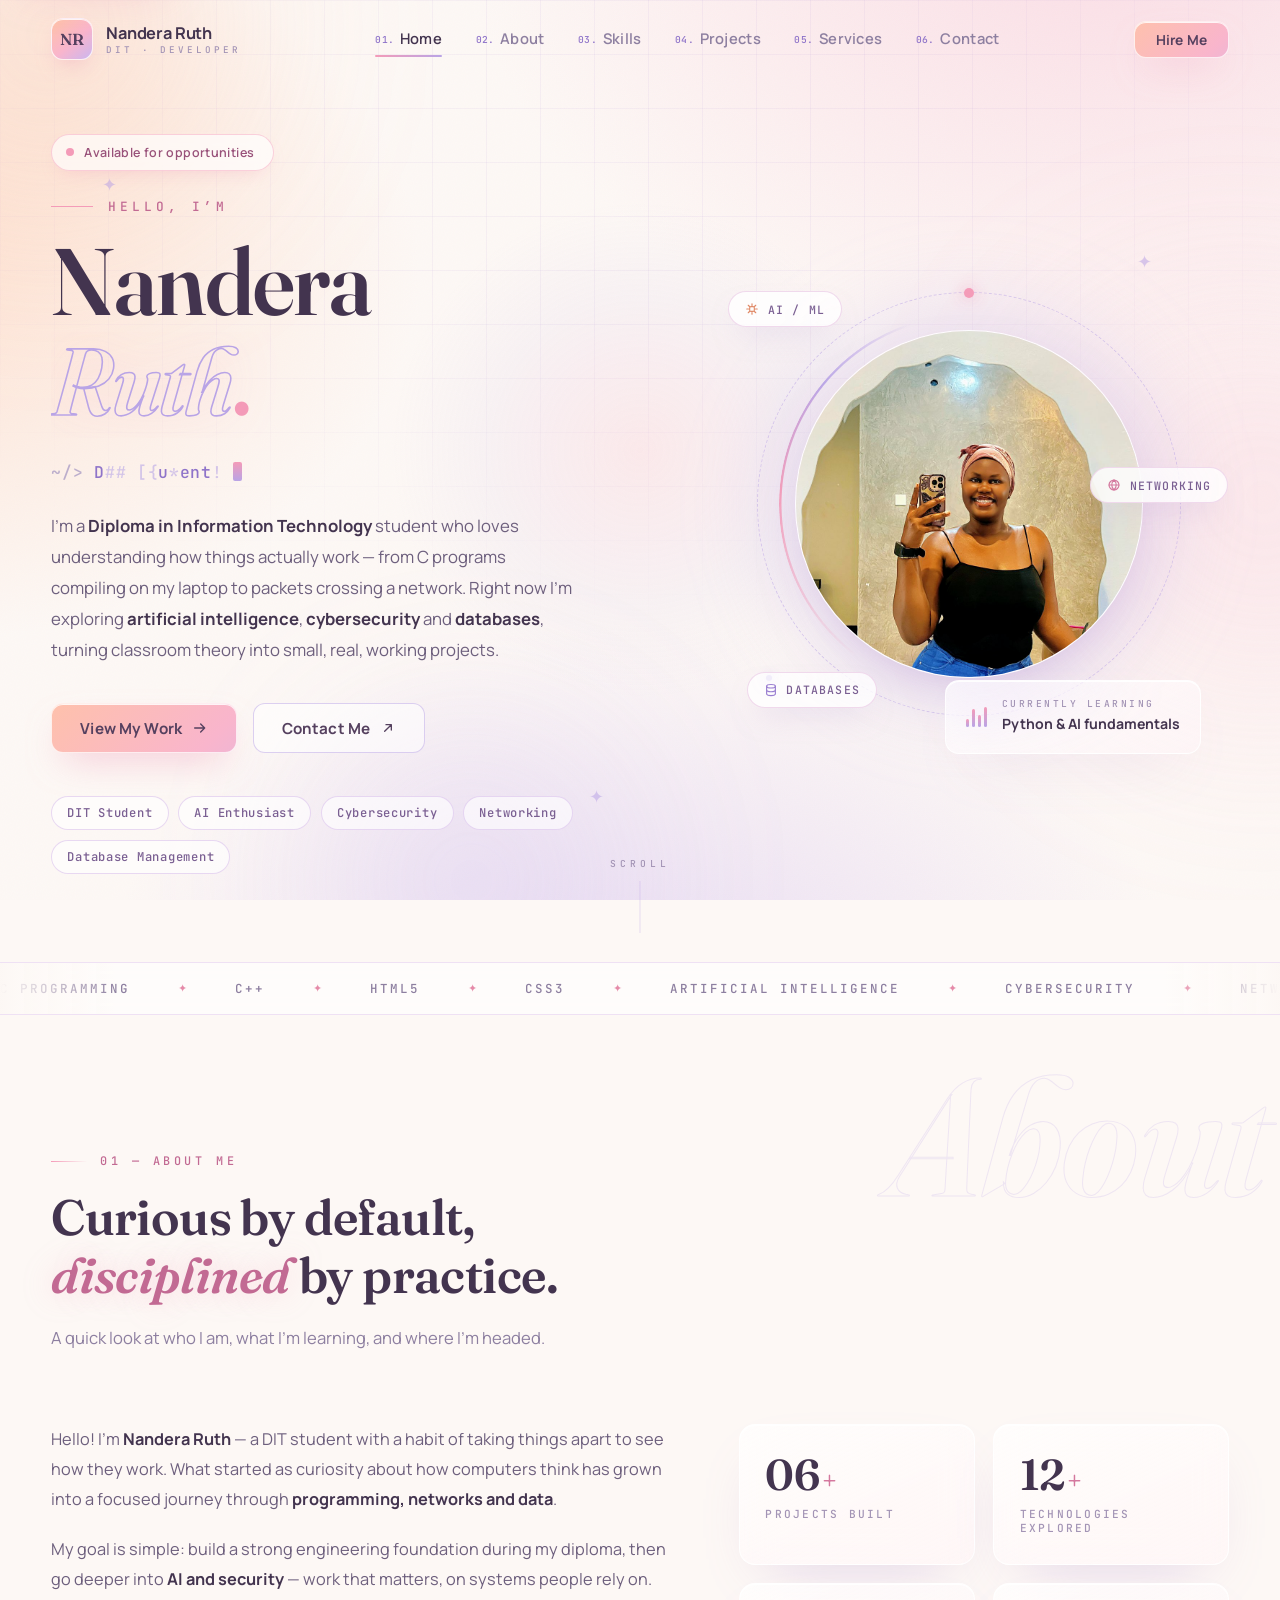
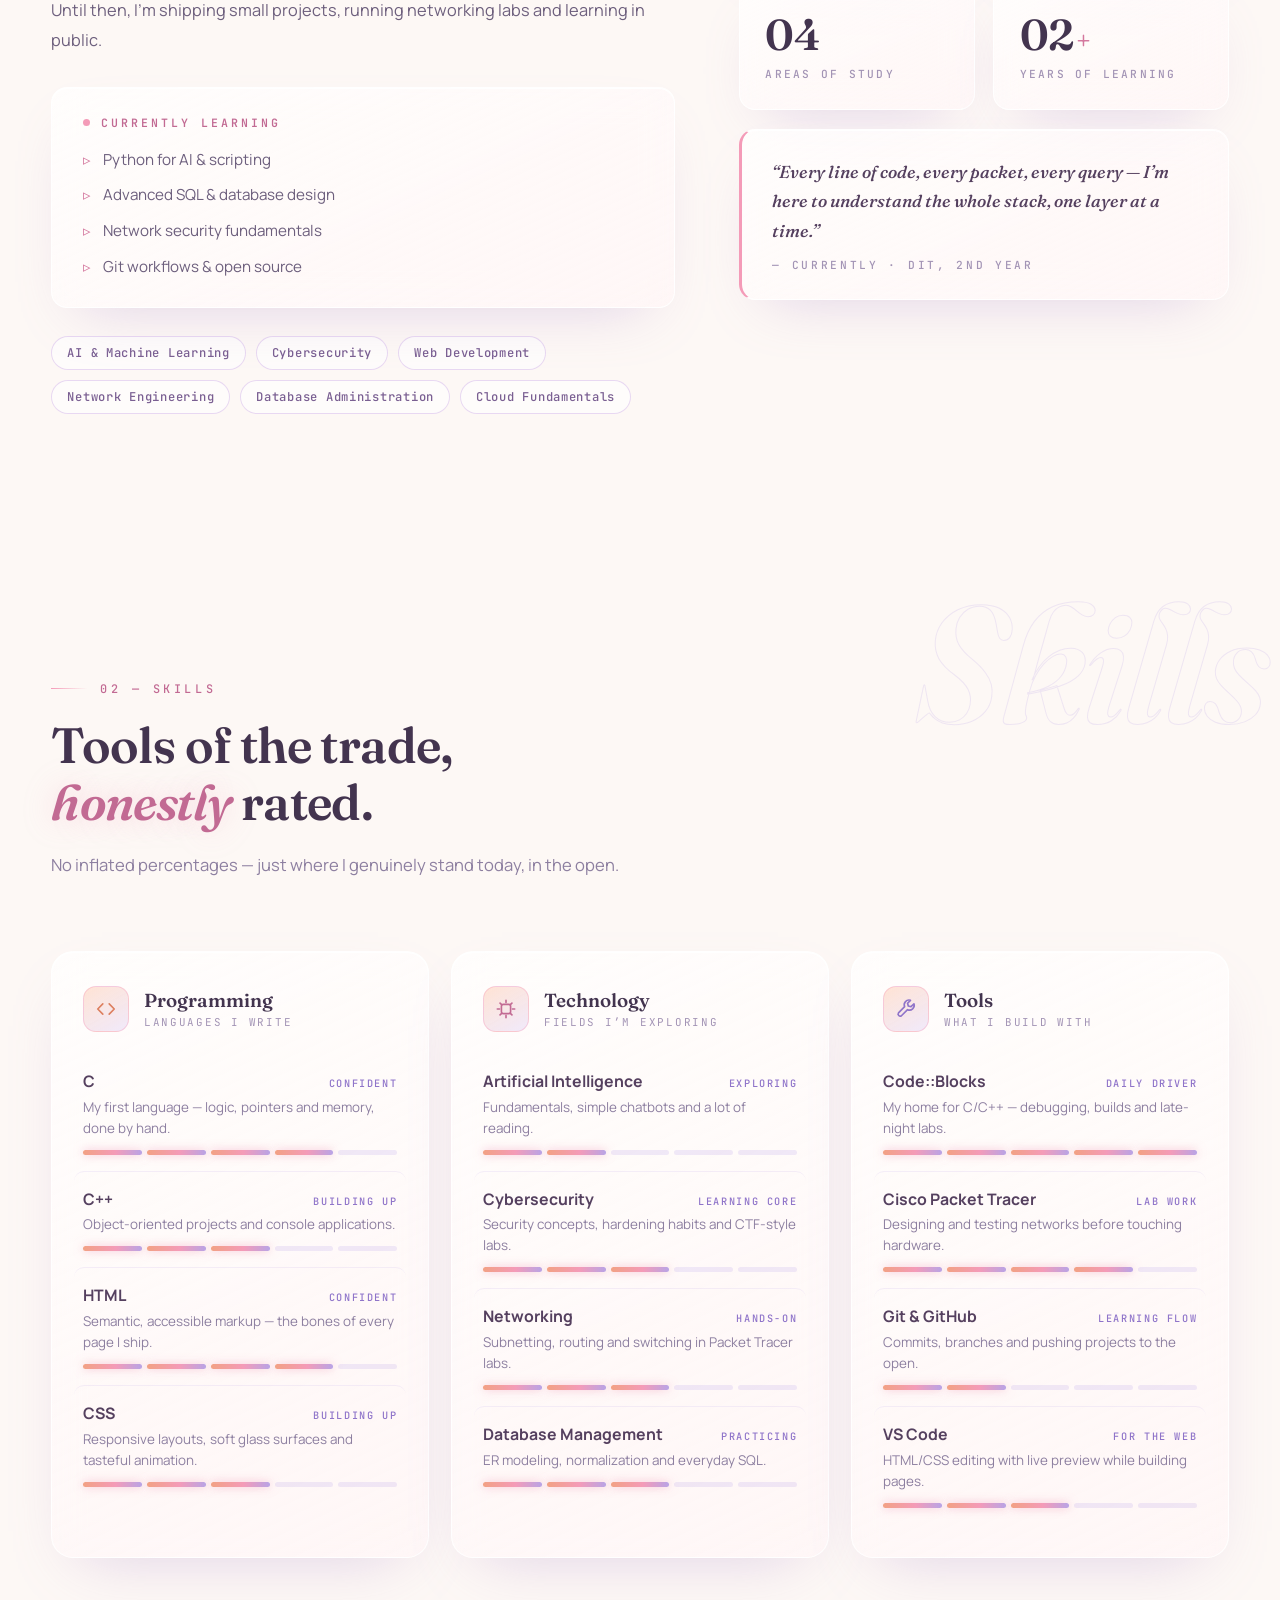
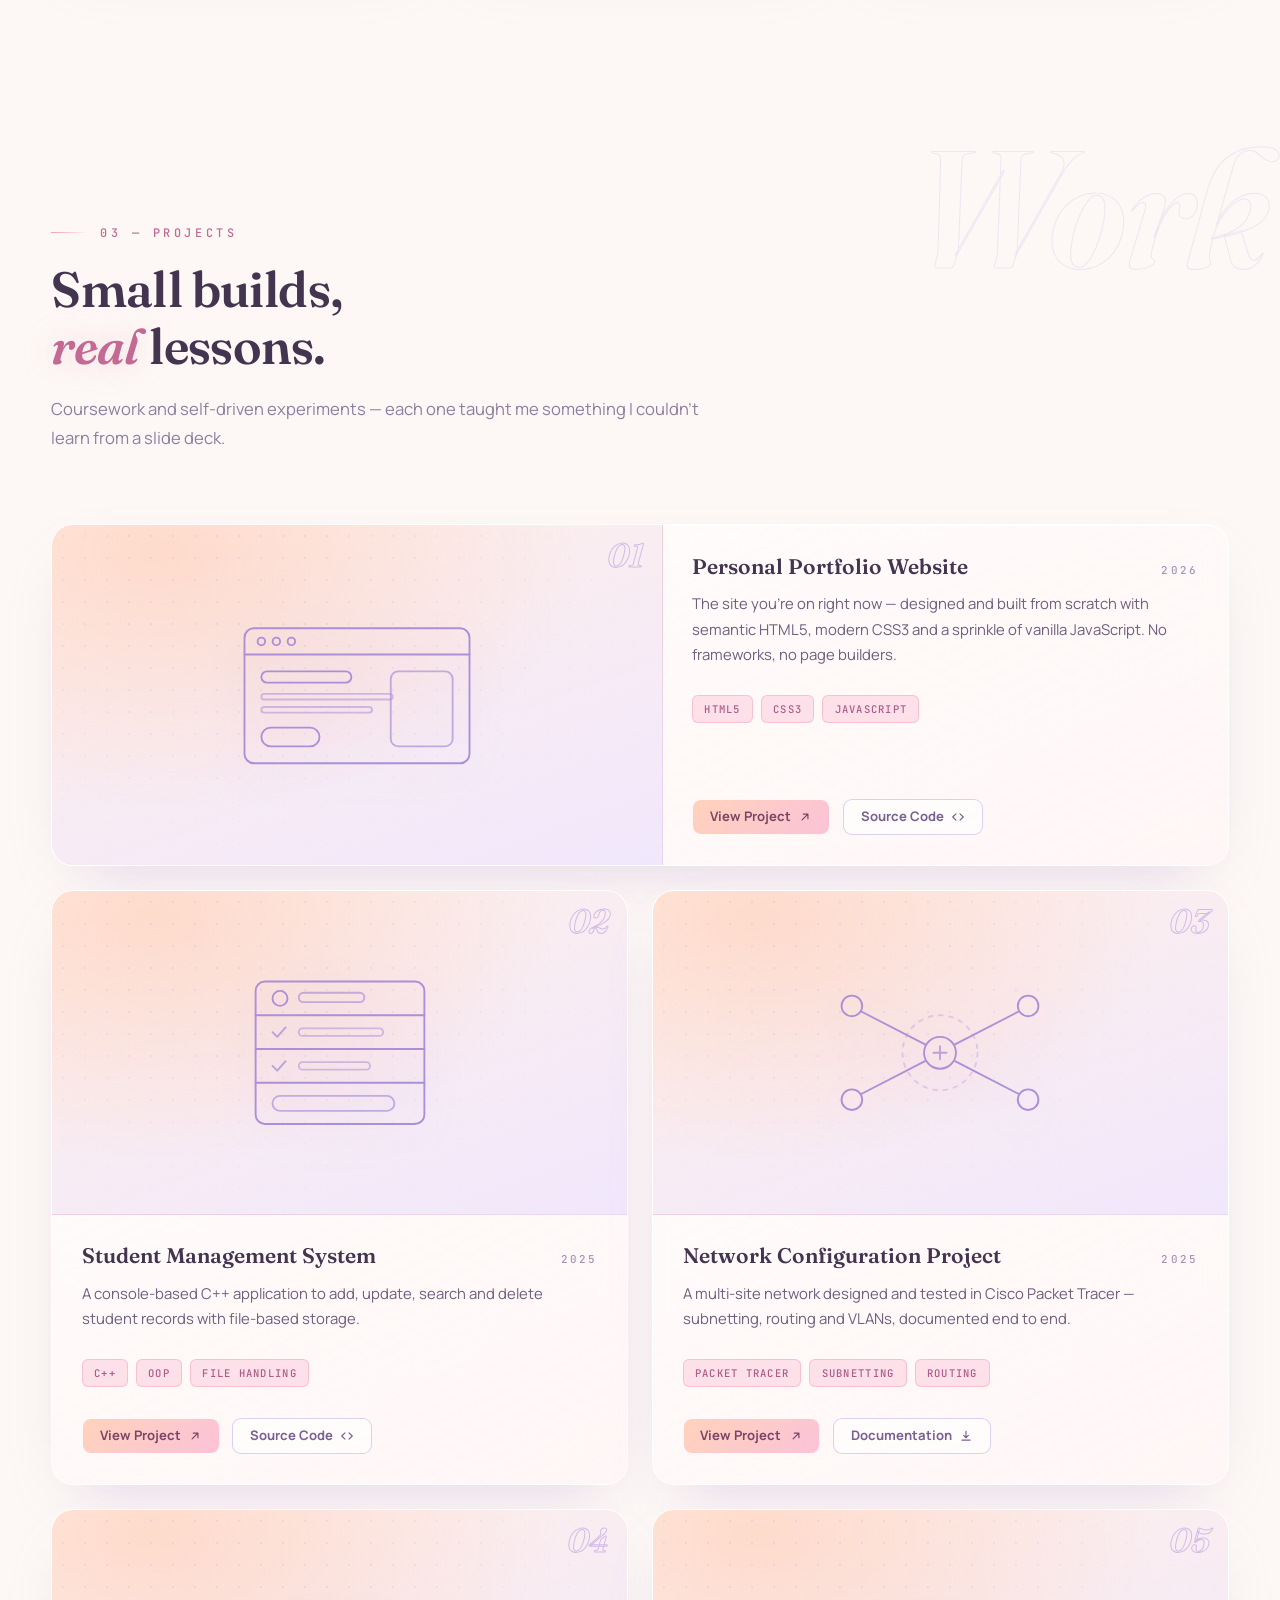
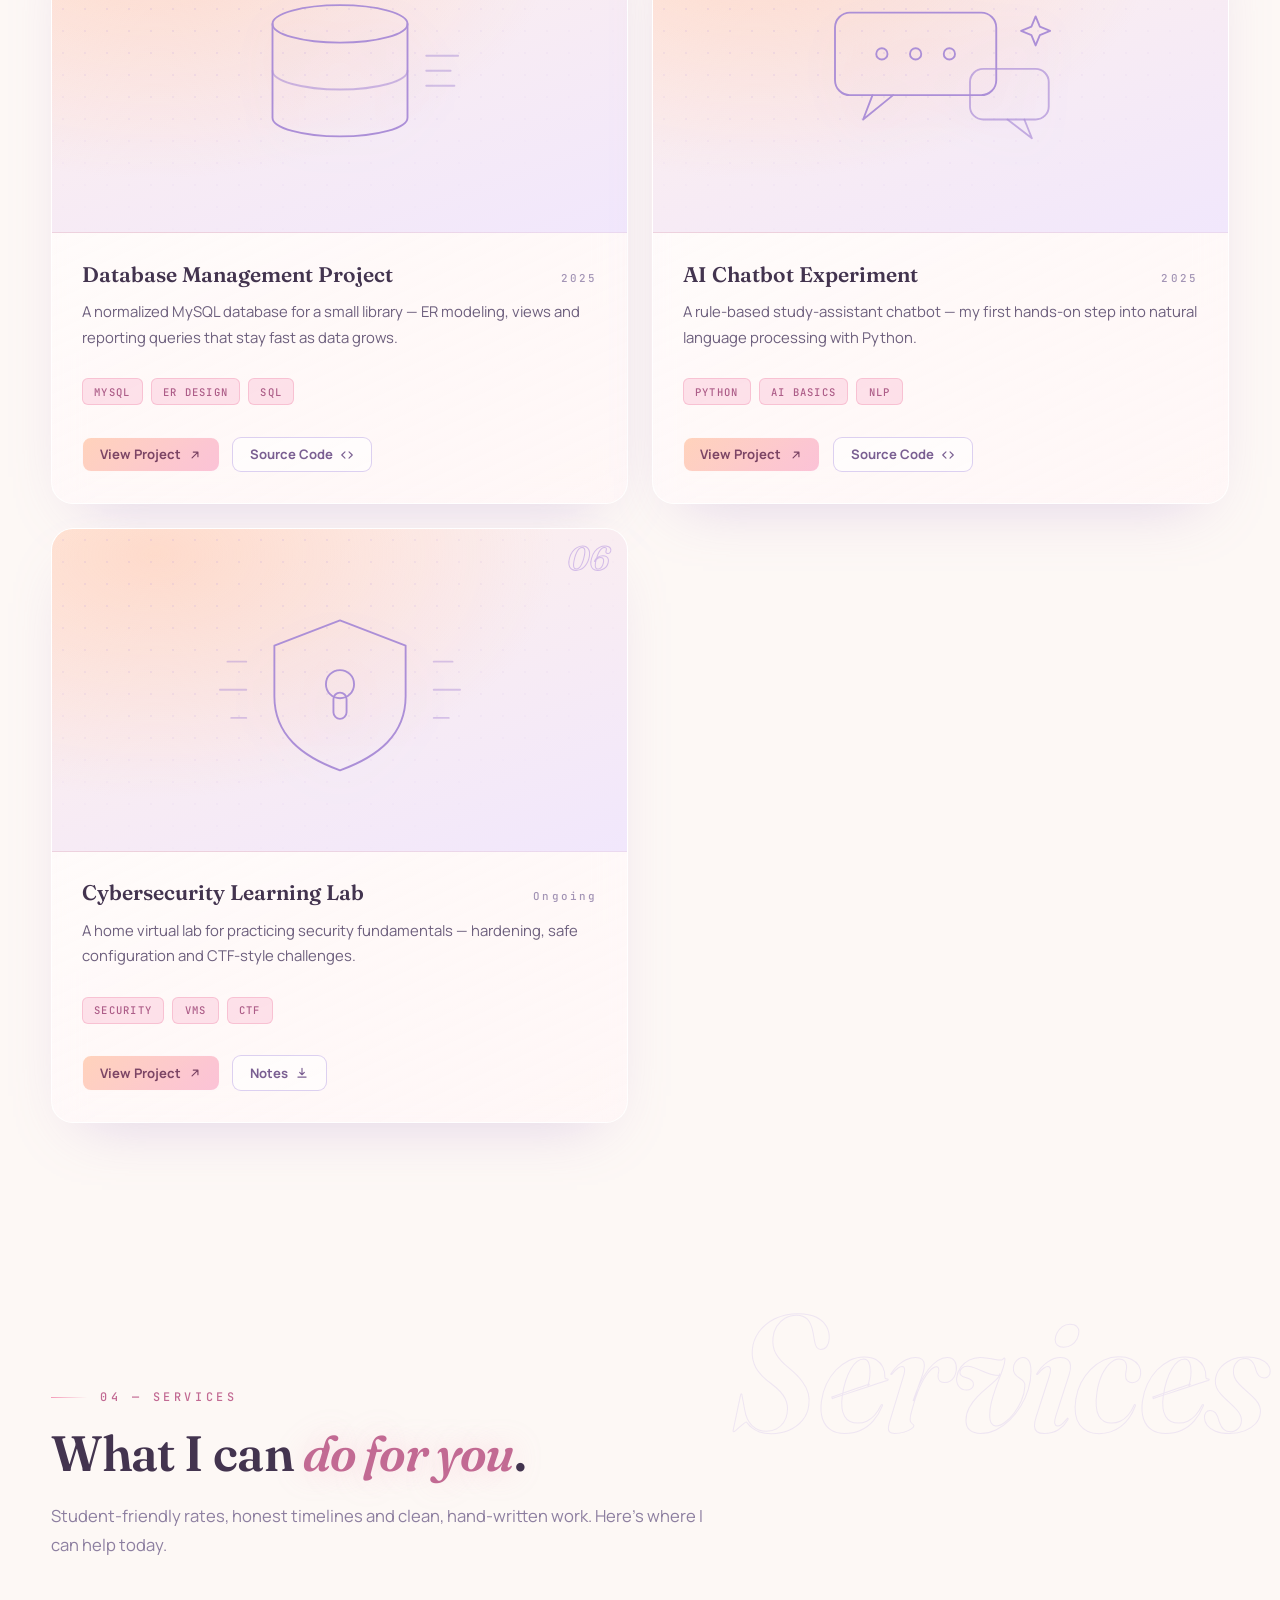
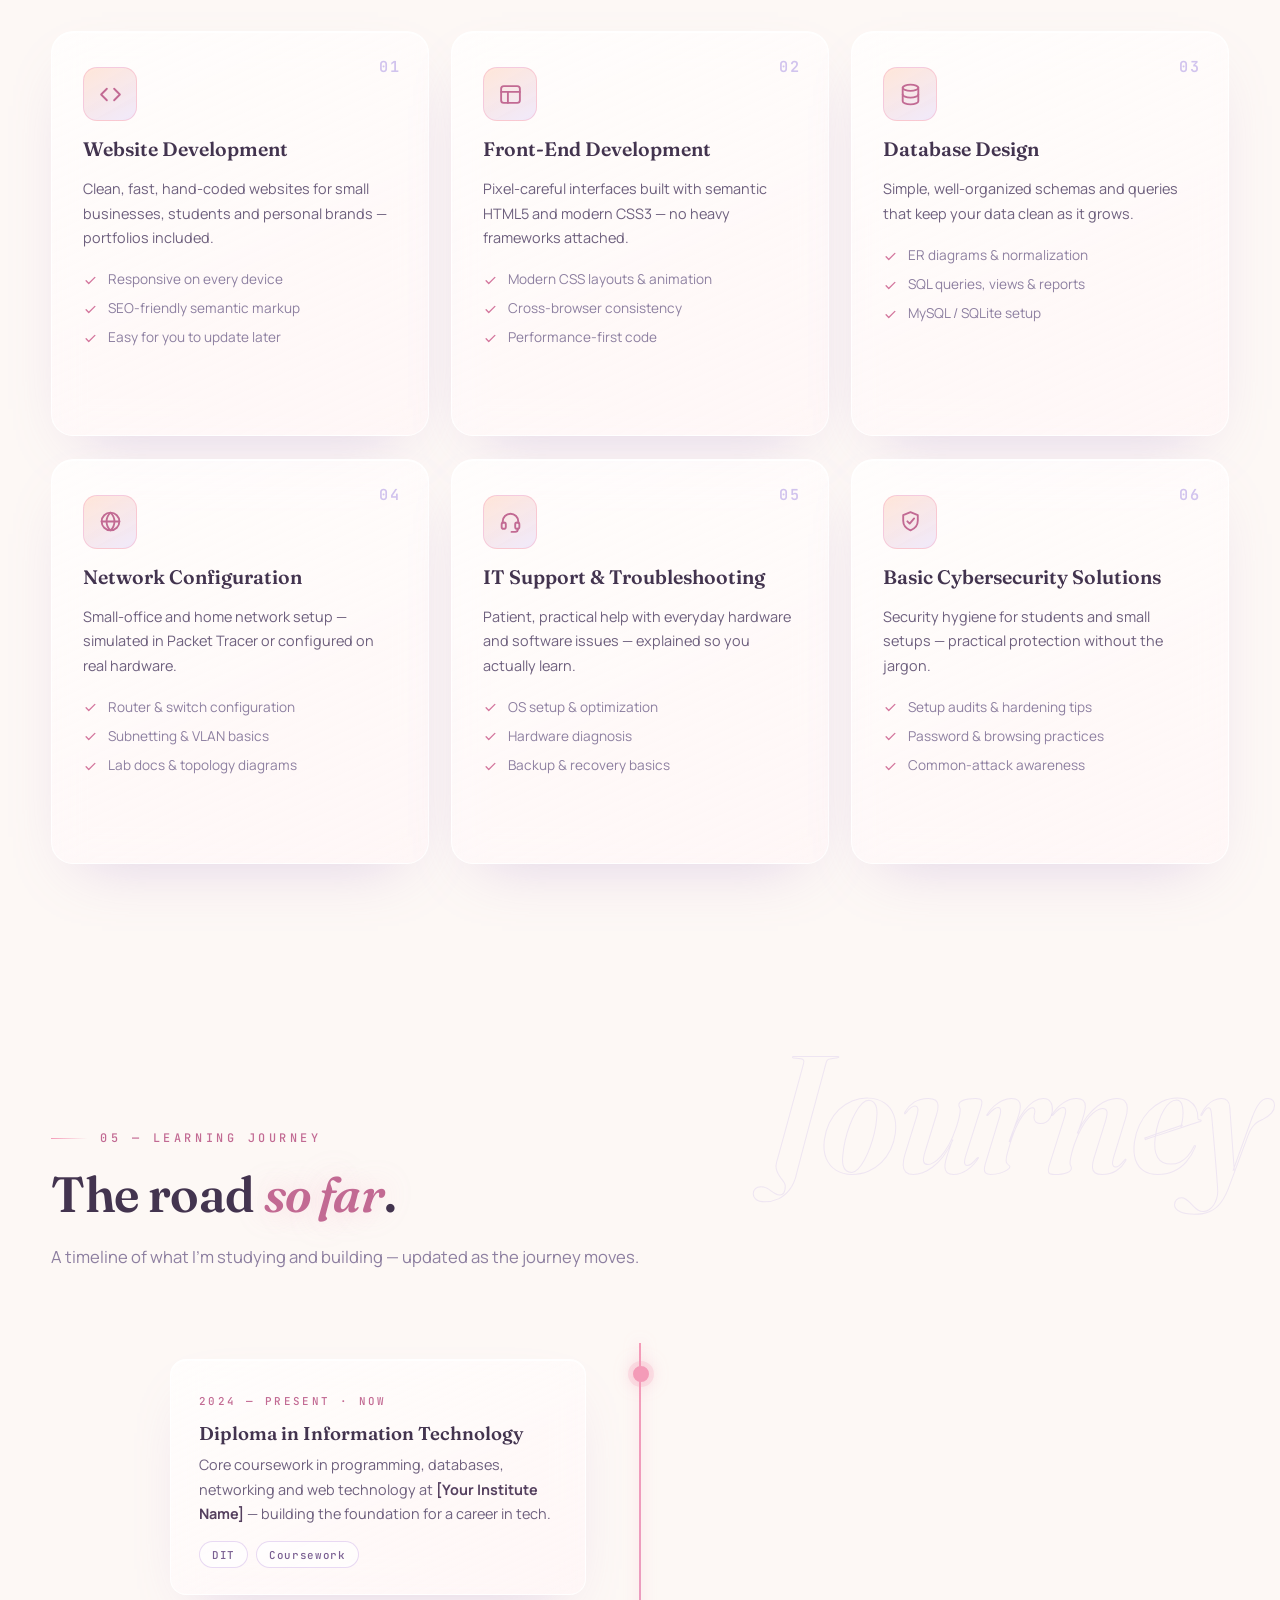
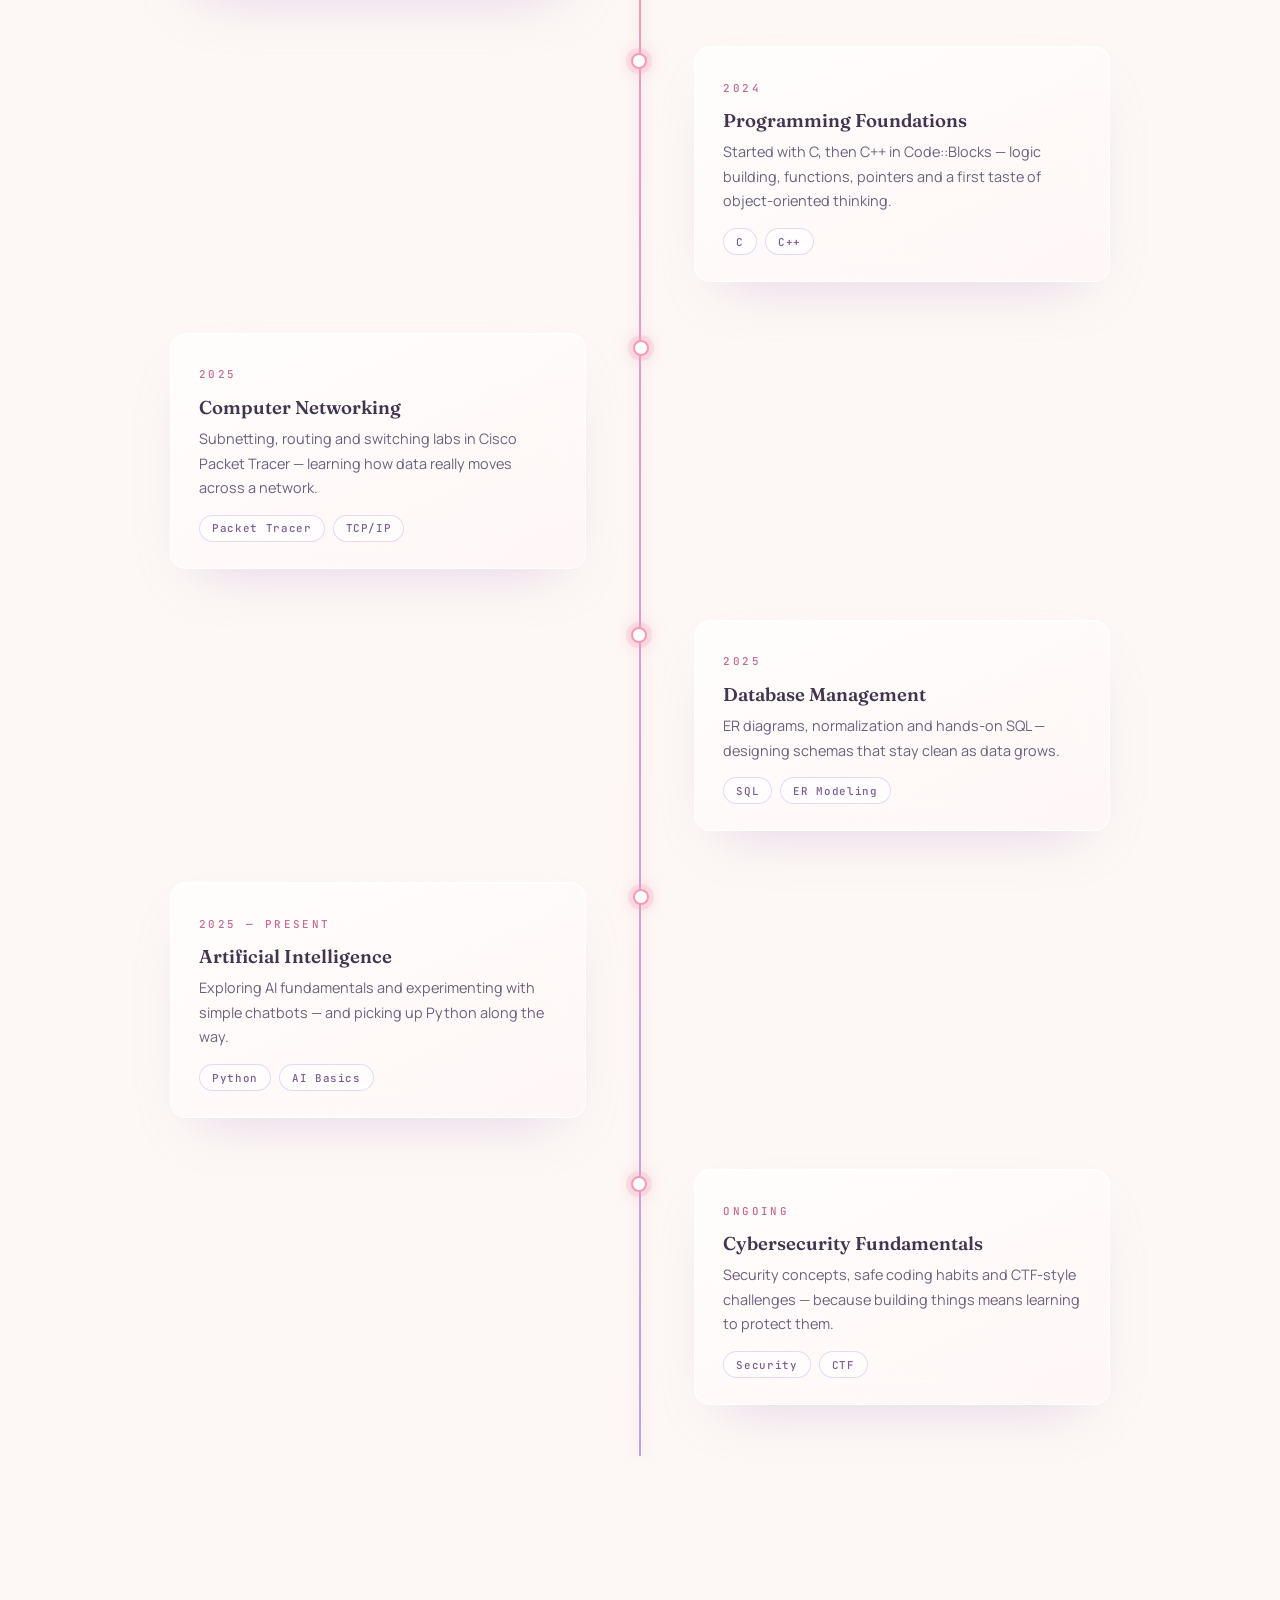
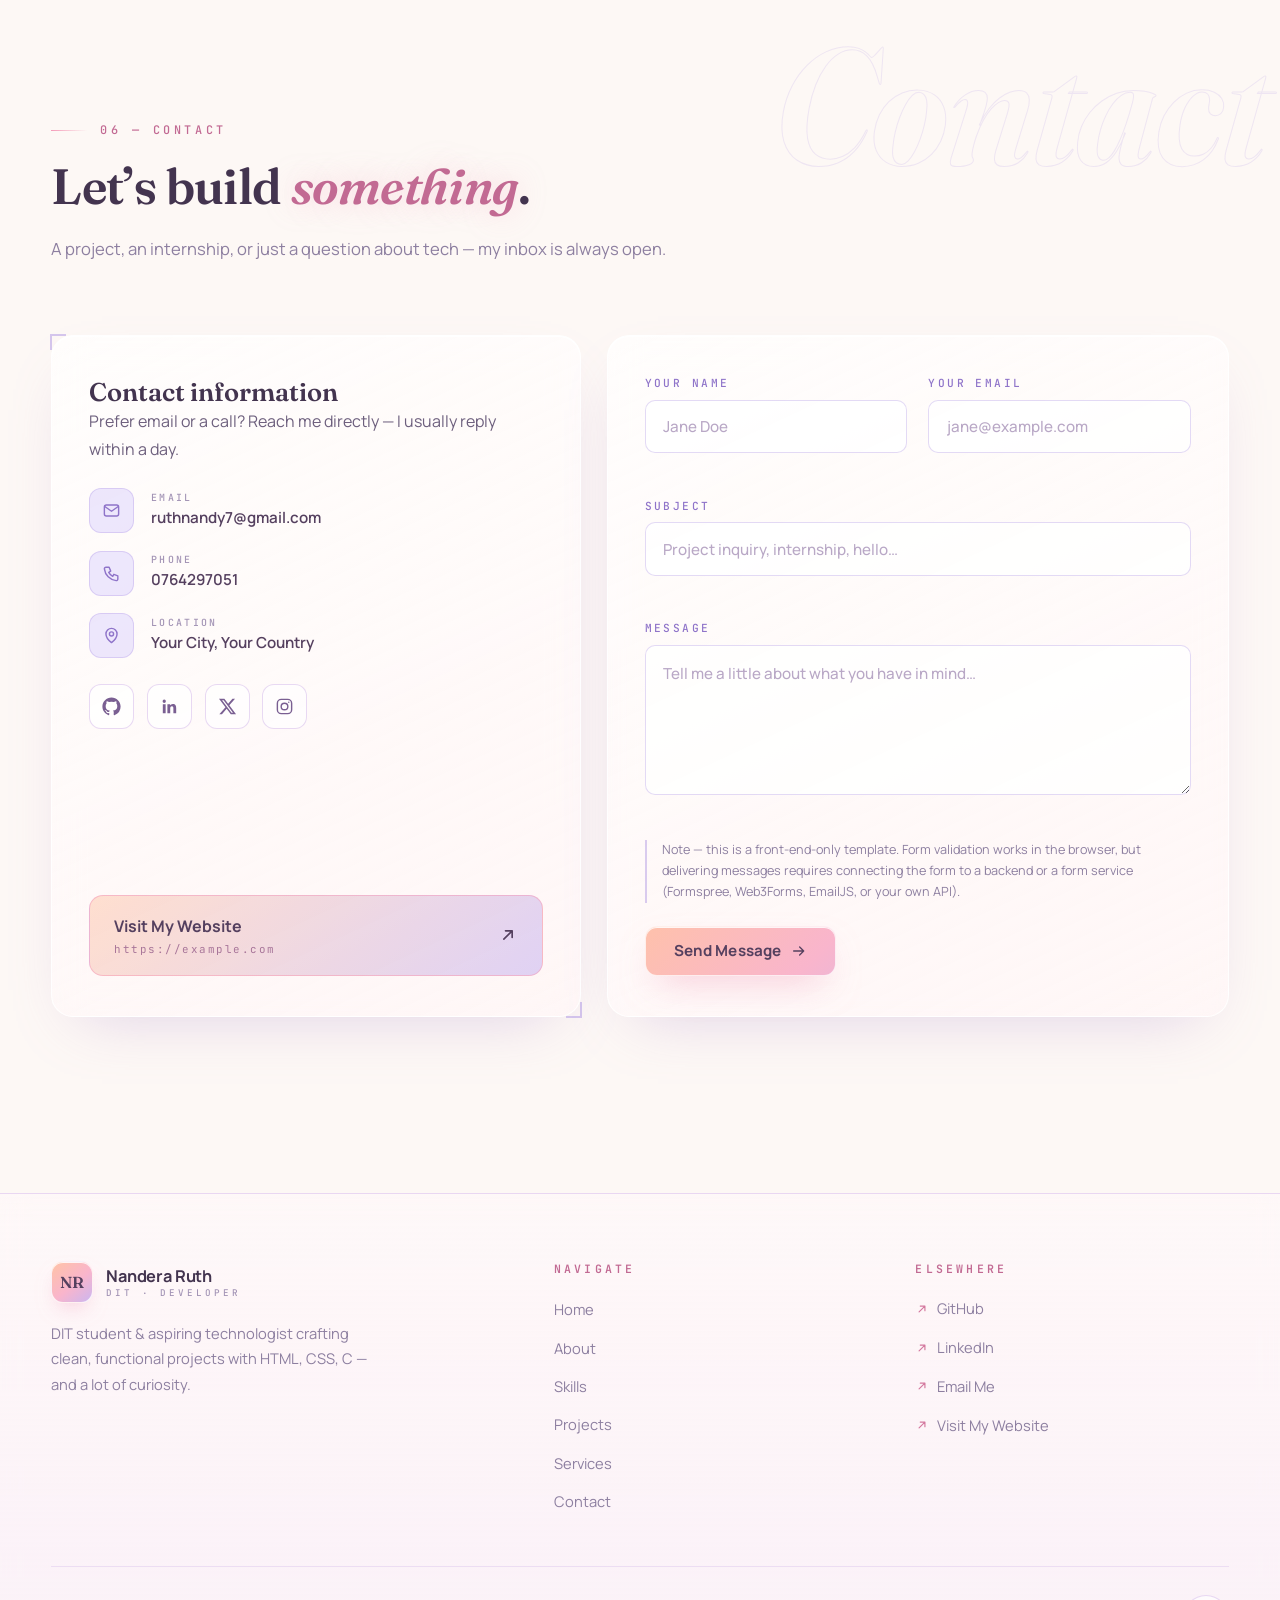
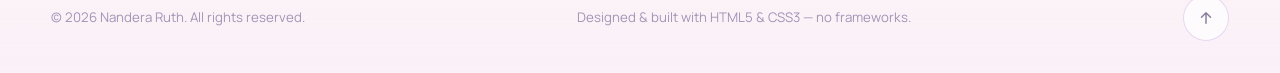
<file: index.html>
<!DOCTYPE html>
<html lang="en">
<head>
  <meta charset="UTF-8">
  <meta name="viewport" content="width=device-width, initial-scale=1.0">

  <!-- ── SEO ──────────────────────────────────────────────────────── -->
  <title>Nandera Ruth · DIT Student & Developer Portfolio</title>
  <meta name="description" content="Portfolio of Nandera Ruth — DIT student and AI enthusiast exploring cybersecurity, networking and database management. View projects, skills and services.">
  <meta name="author" content="Nandera Ruth">
  <meta name="theme-color" content="#fdf8f5">

  <!-- Open Graph placeholders (✏️ replace og:image with your own) -->
  <meta property="og:type" content="website">
  <meta property="og:title" content="Nandera Ruth · DIT Student & Developer Portfolio">
  <meta property="og:description" content="Clean, hand-coded portfolio — projects, skills and services in AI, cybersecurity, networking and databases.">
  <meta property="og:image" content="images/og-image.jpg">

  <!-- Fonts: Fraunces (display) + Manrope (body) + JetBrains Mono (labels).
       System fallbacks are declared in css/style.css :root -->
  <link rel="preconnect" href="https://fonts.googleapis.com">
  <link rel="preconnect" href="https://fonts.gstatic.com" crossorigin>
  <link href="https://fonts.googleapis.com/css2?family=Fraunces:ital,opsz,wght@0,9..144,300..700;1,9..144,300..700&family=Manrope:wght@400;500;600;700;800&family=JetBrains+Mono:wght@400;500;600&display=swap" rel="stylesheet">

  <link rel="stylesheet" href="css/style.css">

  <!-- Structured data placeholder (✏️ update profile URLs) -->
  <script type="application/ld+json">
  {
    "@context": "https://schema.org",
    "@type": "Person",
    "name": "Nandera Ruth",
    "jobTitle": "DIT Student",
    "email": "mailto:ruthnandy7@gmail.com",
    "telephone": "0764297051",
    "url": "https://example.com",
    "sameAs": ["https://github.com/yourusername", "https://www.linkedin.com/in/yourusername"]
  }
  </script>

  <!-- marks that JS is available (keeps the page readable without JS) -->
  <script>document.documentElement.classList.add('js');</script>
</head>

<body>
  <a class="skip-link" href="#main">Skip to content</a>

  <!-- ═════════════════ PRELOADER (subtle load-in) ═════════════════ -->
  <div class="preloader" aria-hidden="true">
    <div class="pre-mark">
      NR
      <span class="pre-bar"></span>
      <small>loading portfolio</small>
    </div>
  </div>

  <!-- ═════════════════ AMBIENT BACKGROUND LAYERS ═════════════════ -->
  <div class="bg" aria-hidden="true">
    <div class="bg-grid"></div>
    <div class="orb orb-1"></div>
    <div class="orb orb-2"></div>
    <div class="orb orb-3"></div>
    <div class="bg-noise"></div>
  </div>
  <div id="cursor-glow" aria-hidden="true"></div>

  <!-- ═════════════════════════ NAVIGATION ═════════════════════════ -->
  <header class="site-header">
    <nav class="nav-inner" aria-label="Primary">
      <!-- ✏️ LOGO / MONOGRAM — change "NR" to your initials -->
      <a class="logo" href="#home">
        <span class="logo-mark" aria-hidden="true">NR</span>
        <span class="logo-text">
          <span class="logo-name">Nandera Ruth</span>
          <span class="logo-sub">DIT · Developer</span>
        </span>
      </a>

      <ul class="nav-links" id="nav-links">
        <li><a class="nav-link active" href="#home"><span class="nav-num">01.</span>Home</a></li>
        <li><a class="nav-link" href="#about"><span class="nav-num">02.</span>About</a></li>
        <li><a class="nav-link" href="#skills"><span class="nav-num">03.</span>Skills</a></li>
        <li><a class="nav-link" href="#projects"><span class="nav-num">04.</span>Projects</a></li>
        <li><a class="nav-link" href="#services"><span class="nav-num">05.</span>Services</a></li>
        <li><a class="nav-link" href="#contact"><span class="nav-num">06.</span>Contact</a></li>
      </ul>

      <div class="nav-actions">
        <a class="btn btn-primary btn-hire" href="#contact">Hire Me</a>
        <button class="nav-toggle" aria-label="Open menu" aria-expanded="false" aria-controls="nav-links">
          <span class="bar"></span><span class="bar"></span><span class="bar"></span>
        </button>
      </div>
    </nav>
  </header>

  <main id="main">
    <!-- ══════════════════════════ HERO ══════════════════════════ -->
    <section class="hero" id="home" aria-label="Introduction">
      <span class="hero-plus hp-1" aria-hidden="true">✦</span>
      <span class="hero-plus hp-2" aria-hidden="true">✦</span>
      <span class="hero-plus hp-3" aria-hidden="true">✦</span>
      <span class="hero-side" aria-hidden="true">PORTFOLIO — 2026</span>

      <div class="hero-inner">
        <div class="hero-copy">
          <!-- availability indicator -->
          <div class="status-pill" data-anim style="--d:.15s">
            <span class="status-dot" aria-hidden="true"></span>
            Available for opportunities
          </div>

          <p class="hero-eyebrow" data-anim style="--d:.25s">Hello, I’m</p>

          <!-- ✏️ YOUR NAME — edit the two masked lines below -->
          <h1 class="hero-name">
            <span class="mask-line"><span style="--d:.35s">Nandera</span></span>
            <span class="mask-line"><span style="--d:.47s"><span class="outline">Ruth</span><span class="dot">.</span></span></span>
          </h1>

          <!-- rotating role (titles are edited in js/script.js → roles[]) -->
          <p class="hero-role" data-anim style="--d:.6s">
            <span class="role-prefix" aria-hidden="true">~/&gt;</span>
            <span id="role-scramble">DIT Student</span>
            <span class="role-caret" aria-hidden="true"></span>
          </p>

          <p class="hero-bio" data-anim style="--d:.72s">
            I’m a <strong>Diploma in Information Technology</strong> student who loves
            understanding how things actually work — from C programs compiling on my
            laptop to packets crossing a network. Right now I’m exploring
            <strong>artificial intelligence</strong>, <strong>cybersecurity</strong> and
            <strong>databases</strong>, turning classroom theory into small, real, working projects.
          </p>

          <div class="hero-ctas" data-anim style="--d:.84s">
            <a class="btn btn-primary" href="#projects">
              View My Work
              <svg viewBox="0 0 24 24" fill="none" stroke="currentColor" stroke-width="2" stroke-linecap="round" stroke-linejoin="round" aria-hidden="true"><path d="M4 12h15m-6-6 6 6-6 6"/></svg>
            </a>
            <a class="btn btn-ghost" href="#contact">
              Contact Me
              <svg viewBox="0 0 24 24" fill="none" stroke="currentColor" stroke-width="2" stroke-linecap="round" stroke-linejoin="round" aria-hidden="true"><path d="M7 17 17 7M9 7h8v8"/></svg>
            </a>
          </div>

          <!-- ✏️ Your focus areas, shown as chips -->
          <div class="hero-chips" data-anim style="--d:.96s">
            <span class="chip">DIT Student</span>
            <span class="chip">AI Enthusiast</span>
            <span class="chip">Cybersecurity</span>
            <span class="chip">Networking</span>
            <span class="chip">Database Management</span>
          </div>
        </div>

        <div class="hero-visual" data-anim style="--d:.5s">
          <div class="portrait-stage">
            <div class="portrait">
              <div class="portrait-glow" aria-hidden="true"></div>
              <div class="orbit" aria-hidden="true">
                <span class="orbit-dot"></span>
                <span class="orbit-dot small"></span>
              </div>
              <div class="portrait-ring" aria-hidden="true"></div>
              <div class="portrait-img-wrap">
                <!-- initials shown automatically if the image is missing -->
                <span class="portrait-fallback" aria-hidden="true">NR</span>
                <!-- ✏️ PROFILE IMAGE — save your photo to images/profile.jpg
                     and change the src below (keep the alt text accurate) -->
                <img class="portrait-img"
                     src="images/trouble.jpeg"
                     alt="Portrait of Nandera Ruth — DIT student and developer"
                     width="640" height="640" decoding="async" fetchpriority="high"
                     data-fallback>
              </div>
            </div>

            <!-- floating glass chips -->
            <div class="float-chip fc-1" aria-hidden="true">
              <svg viewBox="0 0 24 24" fill="none" stroke="currentColor" stroke-width="2" stroke-linecap="round"><path d="M12 3v3M12 18v3M3 12h3M18 12h3M5.6 5.6l2.1 2.1M16.3 16.3l2.1 2.1M18.4 5.6l-2.1 2.1M7.7 16.3l-2.1 2.1"/><rect x="8" y="8" width="8" height="8" rx="2"/></svg>
              AI / ML
            </div>
            <div class="float-chip fc-2" aria-hidden="true">
              <svg viewBox="0 0 24 24" fill="none" stroke="currentColor" stroke-width="2" stroke-linecap="round"><circle cx="12" cy="12" r="8.5"/><path d="M3.5 12h17M12 3.5c2.5 2.3 3.8 5.2 3.8 8.5s-1.3 6.2-3.8 8.5c-2.5-2.3-3.8-5.2-3.8-8.5s1.3-6.2 3.8-8.5z"/></svg>
              NETWORKING
            </div>
            <div class="float-chip fc-3" aria-hidden="true">
              <svg viewBox="0 0 24 24" fill="none" stroke="currentColor" stroke-width="2" stroke-linecap="round"><ellipse cx="12" cy="5.5" rx="7.5" ry="3"/><path d="M4.5 5.5v13c0 1.7 3.4 3 7.5 3s7.5-1.3 7.5-3v-13"/><path d="M4.5 12c0 1.7 3.4 3 7.5 3s7.5-1.3 7.5-3"/></svg>
              DATABASES
            </div>

            <!-- "now learning" mini card -->
            <div class="now-card glass">
              <span class="eq" aria-hidden="true"><span></span><span></span><span></span><span></span></span>
              <div>
                <small>Currently learning</small>
                <strong>Python &amp; AI fundamentals</strong>
              </div>
            </div>
          </div>
        </div>
      </div>

      <a class="scroll-cue" href="#about" aria-label="Scroll to About section">
        scroll
        <span class="cue-line" aria-hidden="true"></span>
      </a>
    </section>

    <!-- ═══════════════ SKILL TICKER DIVIDER ═══════════════ -->
    <div class="ticker" aria-hidden="true">
      <div class="ticker-track">
        <div class="ticker-set">
          <span class="ticker-item">C Programming</span>
          <span class="ticker-item">C++</span>
          <span class="ticker-item">HTML5</span>
          <span class="ticker-item">CSS3</span>
          <span class="ticker-item">Artificial Intelligence</span>
          <span class="ticker-item">Cybersecurity</span>
          <span class="ticker-item">Networking</span>
          <span class="ticker-item">Database Management</span>
          <span class="ticker-item">Git · GitHub</span>
          <span class="ticker-item">Problem Solving</span>
        </div>
        <div class="ticker-set">
          <span class="ticker-item">C Programming</span>
          <span class="ticker-item">C++</span>
          <span class="ticker-item">HTML5</span>
          <span class="ticker-item">CSS3</span>
          <span class="ticker-item">Artificial Intelligence</span>
          <span class="ticker-item">Cybersecurity</span>
          <span class="ticker-item">Networking</span>
          <span class="ticker-item">Database Management</span>
          <span class="ticker-item">Git · GitHub</span>
          <span class="ticker-item">Problem Solving</span>
        </div>
      </div>
    </div>

    <!-- ══════════════════════════ ABOUT ══════════════════════════ -->
    <section class="section" id="about">
      <span class="section-ghost" aria-hidden="true">About</span>
      <div class="container">
        <div class="section-head reveal">
          <span class="section-tag">01 — About Me</span>
          <h2 class="section-title">Curious by default,<br><em>disciplined</em> by practice.</h2>
          <p class="section-lead">A quick look at who I am, what I’m learning, and where I’m headed.</p>
        </div>

        <div class="about-grid">
          <div class="about-copy reveal" style="--d:.1s">
            <!-- ✏️ BIOGRAPHY — rewrite these paragraphs in your own voice -->
            <p>
              Hello! I’m <strong>Nandera Ruth</strong> — a DIT student with a habit of taking
              things apart to see how they work. What started as curiosity about how computers
              think has grown into a focused journey through
              <strong>programming, networks and data</strong>.
            </p>
            <p>
              My goal is simple: build a strong engineering foundation during my diploma,
              then go deeper into <strong>AI and security</strong> — work that matters, on
              systems people rely on. Until then, I’m shipping small projects, running
              networking labs and learning in public.
            </p>

            <!-- current learning focus -->
            <div class="learn-card glass">
              <h3 class="learn-head"><span class="pulse-mini" aria-hidden="true"></span>Currently Learning</h3>
              <ul>
                <li>Python for AI &amp; scripting</li>
                <li>Advanced SQL &amp; database design</li>
                <li>Network security fundamentals</li>
                <li>Git workflows &amp; open source</li>
              </ul>
            </div>

            <!-- ✏️ CAREER INTERESTS — edit chips freely -->
            <div class="interest-chips">
              <span class="chip">AI &amp; Machine Learning</span>
              <span class="chip">Cybersecurity</span>
              <span class="chip">Web Development</span>
              <span class="chip">Network Engineering</span>
              <span class="chip">Database Administration</span>
              <span class="chip">Cloud Fundamentals</span>
            </div>
          </div>

          <!-- ✏️ STATISTICS — change data-count values + labels.
               Keep numbers honest; these are editable placeholders. -->
          <div class="about-stats">
            <div class="stat-card glass reveal" style="--d:.15s">
              <div class="stat-number"><span data-count="6">06</span><span class="stat-suffix">+</span></div>
              <div class="stat-label">Projects Built</div>
            </div>
            <div class="stat-card glass reveal" style="--d:.25s">
              <div class="stat-number"><span data-count="12">12</span><span class="stat-suffix">+</span></div>
              <div class="stat-label">Technologies Explored</div>
            </div>
            <div class="stat-card glass reveal" style="--d:.35s">
              <div class="stat-number"><span data-count="4">04</span></div>
              <div class="stat-label">Areas of Study</div>
            </div>
            <div class="stat-card glass reveal" style="--d:.45s">
              <div class="stat-number"><span data-count="2">02</span><span class="stat-suffix">+</span></div>
              <div class="stat-label">Years of Learning</div>
            </div>
            <div class="about-quote glass reveal" style="--d:.55s">
              <p>“Every line of code, every packet, every query — I’m here to understand the whole stack, one layer at a time.”</p>
              <!-- ✏️ Update to your current year / institute -->
              <cite>— Currently · DIT, 2nd Year</cite>
            </div>
          </div>
        </div>
      </div>
    </section>

    <!-- ══════════════════════════ SKILLS ══════════════════════════ -->
    <section class="section" id="skills">
      <span class="section-ghost" aria-hidden="true">Skills</span>
      <div class="container">
        <div class="section-head reveal">
          <span class="section-tag">02 — Skills</span>
          <h2 class="section-title">Tools of the trade,<br><em>honestly</em> rated.</h2>
          <p class="section-lead">No inflated percentages — just where I genuinely stand today, in the open.</p>
        </div>

        <!-- ✏️ SKILLS — edit names, descriptions and data-level (1–5) below -->
        <div class="skills-grid">
          <!-- PROGRAMMING -->
          <div class="skill-group glass reveal">
            <div class="skill-group-head">
              <span class="skill-group-icon icon-peach" aria-hidden="true">
                <svg viewBox="0 0 24 24" fill="none" stroke="currentColor" stroke-width="1.8" stroke-linecap="round" stroke-linejoin="round"><path d="M8.5 6.5 3 12l5.5 5.5M15.5 6.5 21 12l-5.5 5.5"/></svg>
              </span>
              <div>
                <h3 class="sg-title">Programming</h3>
                <p class="sg-sub">Languages I write</p>
              </div>
            </div>
            <ul class="skill-list">
              <li class="skill-row" data-level="4">
                <div class="skill-top"><span class="skill-name">C</span><span class="skill-level">Confident</span></div>
                <p class="skill-desc">My first language — logic, pointers and memory, done by hand.</p>
                <div class="skill-bar" aria-hidden="true"><span class="seg"></span><span class="seg"></span><span class="seg"></span><span class="seg"></span><span class="seg"></span></div>
              </li>
              <li class="skill-row" data-level="3">
                <div class="skill-top"><span class="skill-name">C++</span><span class="skill-level">Building up</span></div>
                <p class="skill-desc">Object-oriented projects and console applications.</p>
                <div class="skill-bar" aria-hidden="true"><span class="seg"></span><span class="seg"></span><span class="seg"></span><span class="seg"></span><span class="seg"></span></div>
              </li>
              <li class="skill-row" data-level="4">
                <div class="skill-top"><span class="skill-name">HTML</span><span class="skill-level">Confident</span></div>
                <p class="skill-desc">Semantic, accessible markup — the bones of every page I ship.</p>
                <div class="skill-bar" aria-hidden="true"><span class="seg"></span><span class="seg"></span><span class="seg"></span><span class="seg"></span><span class="seg"></span></div>
              </li>
              <li class="skill-row" data-level="3">
                <div class="skill-top"><span class="skill-name">CSS</span><span class="skill-level">Building up</span></div>
                <p class="skill-desc">Responsive layouts, soft glass surfaces and tasteful animation.</p>
                <div class="skill-bar" aria-hidden="true"><span class="seg"></span><span class="seg"></span><span class="seg"></span><span class="seg"></span><span class="seg"></span></div>
              </li>
            </ul>
          </div>

          <!-- TECHNOLOGY -->
          <div class="skill-group glass reveal" style="--d:.12s">
            <div class="skill-group-head">
              <span class="skill-group-icon icon-pink" aria-hidden="true">
                <svg viewBox="0 0 24 24" fill="none" stroke="currentColor" stroke-width="1.8" stroke-linecap="round"><path d="M12 2.5V5M12 19v2.5M2.5 12H5M19 12h2.5M5.5 5.5l1.8 1.8M16.7 16.7l1.8 1.8M18.5 5.5l-1.8 1.8M7.3 16.7l-1.8 1.8"/><rect x="7" y="7" width="10" height="10" rx="2"/></svg>
              </span>
              <div>
                <h3 class="sg-title">Technology</h3>
                <p class="sg-sub">Fields I’m exploring</p>
              </div>
            </div>
            <ul class="skill-list">
              <li class="skill-row" data-level="2">
                <div class="skill-top"><span class="skill-name">Artificial Intelligence</span><span class="skill-level">Exploring</span></div>
                <p class="skill-desc">Fundamentals, simple chatbots and a lot of reading.</p>
                <div class="skill-bar" aria-hidden="true"><span class="seg"></span><span class="seg"></span><span class="seg"></span><span class="seg"></span><span class="seg"></span></div>
              </li>
              <li class="skill-row" data-level="3">
                <div class="skill-top"><span class="skill-name">Cybersecurity</span><span class="skill-level">Learning core</span></div>
                <p class="skill-desc">Security concepts, hardening habits and CTF-style labs.</p>
                <div class="skill-bar" aria-hidden="true"><span class="seg"></span><span class="seg"></span><span class="seg"></span><span class="seg"></span><span class="seg"></span></div>
              </li>
              <li class="skill-row" data-level="3">
                <div class="skill-top"><span class="skill-name">Networking</span><span class="skill-level">Hands-on</span></div>
                <p class="skill-desc">Subnetting, routing and switching in Packet Tracer labs.</p>
                <div class="skill-bar" aria-hidden="true"><span class="seg"></span><span class="seg"></span><span class="seg"></span><span class="seg"></span><span class="seg"></span></div>
              </li>
              <li class="skill-row" data-level="3">
                <div class="skill-top"><span class="skill-name">Database Management</span><span class="skill-level">Practicing</span></div>
                <p class="skill-desc">ER modeling, normalization and everyday SQL.</p>
                <div class="skill-bar" aria-hidden="true"><span class="seg"></span><span class="seg"></span><span class="seg"></span><span class="seg"></span><span class="seg"></span></div>
              </li>
            </ul>
          </div>

          <!-- TOOLS -->
          <div class="skill-group glass reveal" style="--d:.24s">
            <div class="skill-group-head">
              <span class="skill-group-icon icon-lilac" aria-hidden="true">
                <svg viewBox="0 0 24 24" fill="none" stroke="currentColor" stroke-width="1.8" stroke-linecap="round" stroke-linejoin="round"><path d="M20.7 6.3a5.2 5.2 0 0 1-7 6.4L7 19.4a2.3 2.3 0 0 1-3.2-3.2l6.7-6.7a5.2 5.2 0 0 1 6.4-7l-3.2 3.2.8 3 3 .8z"/></svg>
              </span>
              <div>
                <h3 class="sg-title">Tools</h3>
                <p class="sg-sub">What I build with</p>
              </div>
            </div>
            <ul class="skill-list">
              <li class="skill-row" data-level="5">
                <div class="skill-top"><span class="skill-name">Code::Blocks</span><span class="skill-level">Daily driver</span></div>
                <p class="skill-desc">My home for C/C++ — debugging, builds and late-night labs.</p>
                <div class="skill-bar" aria-hidden="true"><span class="seg"></span><span class="seg"></span><span class="seg"></span><span class="seg"></span><span class="seg"></span></div>
              </li>
              <li class="skill-row" data-level="4">
                <div class="skill-top"><span class="skill-name">Cisco Packet Tracer</span><span class="skill-level">Lab work</span></div>
                <p class="skill-desc">Designing and testing networks before touching hardware.</p>
                <div class="skill-bar" aria-hidden="true"><span class="seg"></span><span class="seg"></span><span class="seg"></span><span class="seg"></span><span class="seg"></span></div>
              </li>
              <li class="skill-row" data-level="2">
                <div class="skill-top"><span class="skill-name">Git &amp; GitHub</span><span class="skill-level">Learning flow</span></div>
                <p class="skill-desc">Commits, branches and pushing projects to the open.</p>
                <div class="skill-bar" aria-hidden="true"><span class="seg"></span><span class="seg"></span><span class="seg"></span><span class="seg"></span><span class="seg"></span></div>
              </li>
              <li class="skill-row" data-level="3">
                <div class="skill-top"><span class="skill-name">VS Code</span><span class="skill-level">For the web</span></div>
                <p class="skill-desc">HTML/CSS editing with live preview while building pages.</p>
                <div class="skill-bar" aria-hidden="true"><span class="seg"></span><span class="seg"></span><span class="seg"></span><span class="seg"></span><span class="seg"></span></div>
              </li>
            </ul>
          </div>
        </div>
      </div>
    </section>

    <!-- ══════════════════════════ PROJECTS ══════════════════════════
         ✏️ ADD A PROJECT: copy any <article class="project-card">…</article>
         block, change the index number, title, description, tags and links.
         Replace a visual by swapping its <svg> for an <img> if you prefer. -->
    <section class="section" id="projects">
      <span class="section-ghost" aria-hidden="true">Work</span>
      <div class="container">
        <div class="section-head reveal">
          <span class="section-tag">03 — Projects</span>
          <h2 class="section-title">Small builds,<br><em>real</em> lessons.</h2>
          <p class="section-lead">Coursework and self-driven experiments — each one taught me something I couldn’t learn from a slide deck.</p>
        </div>

        <div class="projects-grid">
          <!-- 01 · FEATURED — Personal Portfolio Website -->
          <article class="project-card glass featured reveal">
            <div class="project-visual" aria-hidden="true">
              <span class="project-index">01</span>
              <svg viewBox="0 0 320 200" fill="none" stroke="currentColor" stroke-width="2" stroke-linecap="round" stroke-linejoin="round">
                <rect x="40" y="28" width="240" height="144" rx="10"/>
                <path d="M40 56h240"/>
                <circle cx="58" cy="42" r="4"/><circle cx="74" cy="42" r="4"/><circle cx="90" cy="42" r="4"/>
                <rect x="58" y="74" width="96" height="12" rx="6"/>
                <rect x="58" y="98" width="140" height="6" rx="3" opacity=".55"/>
                <rect x="58" y="112" width="118" height="6" rx="3" opacity=".55"/>
                <rect x="58" y="134" width="62" height="20" rx="10"/>
                <rect x="196" y="74" width="66" height="80" rx="8" opacity=".7"/>
              </svg>
            </div>
            <div class="project-body">
              <div class="project-top"><h3>Personal Portfolio Website</h3><span class="project-year">2026</span></div>
              <p>The site you’re on right now — designed and built from scratch with semantic HTML5, modern CSS3 and a sprinkle of vanilla JavaScript. No frameworks, no page builders.</p>
              <p class="project-extra">▸ Highlight: custom pastel glassmorphism design system, fully responsive, 100% hand-coded.</p>
              <ul class="project-tags"><li>HTML5</li><li>CSS3</li><li>JavaScript</li></ul>
              <div class="project-links">
                <!-- ✏️ PROJECT LINK — replace # with the live URL -->
                <a class="btn-sm" href="#home">View Project
                  <svg viewBox="0 0 24 24" fill="none" stroke="currentColor" stroke-width="2" stroke-linecap="round" stroke-linejoin="round"><path d="M7 17 17 7M9 7h8v8"/></svg>
                </a>
                <!-- ✏️ SOURCE LINK — replace with your repository URL -->
                <a class="btn-sm ghost" href="https://github.com/yourusername/portfolio" target="_blank" rel="noopener noreferrer">Source Code
                  <svg viewBox="0 0 24 24" fill="none" stroke="currentColor" stroke-width="2" stroke-linecap="round" stroke-linejoin="round"><path d="M8.5 6.5 3 12l5.5 5.5M15.5 6.5 21 12l-5.5 5.5"/></svg>
                </a>
              </div>
            </div>
          </article>

          <!-- 02 · Student Management System -->
          <article class="project-card glass reveal" style="--d:.1s">
            <div class="project-visual" aria-hidden="true">
              <span class="project-index">02</span>
              <svg viewBox="0 0 320 200" fill="none" stroke="currentColor" stroke-width="2" stroke-linecap="round" stroke-linejoin="round">
                <rect x="70" y="24" width="180" height="152" rx="10"/>
                <path d="M70 60h180M70 96h180M70 132h180"/>
                <circle cx="96" cy="42" r="8"/>
                <rect x="116" y="36" width="70" height="10" rx="5" opacity=".7"/>
                <path d="m88 78 5 5 9-10" opacity=".8"/>
                <rect x="116" y="74" width="90" height="8" rx="4" opacity=".55"/>
                <path d="m88 114 5 5 9-10" opacity=".8"/>
                <rect x="116" y="110" width="76" height="8" rx="4" opacity=".55"/>
                <rect x="88" y="146" width="130" height="16" rx="8" opacity=".7"/>
              </svg>
            </div>
            <div class="project-body">
              <div class="project-top"><h3>Student Management System</h3><span class="project-year">2025</span></div>
              <p>A console-based C++ application to add, update, search and delete student records with file-based storage.</p>
              <p class="project-extra">▸ Highlight: clean menu-driven UI with record persistence between sessions.</p>
              <ul class="project-tags"><li>C++</li><li>OOP</li><li>File Handling</li></ul>
              <div class="project-links">
                <a class="btn-sm" href="#" rel="noopener">View Project
                  <svg viewBox="0 0 24 24" fill="none" stroke="currentColor" stroke-width="2" stroke-linecap="round" stroke-linejoin="round"><path d="M7 17 17 7M9 7h8v8"/></svg>
                </a>
                <a class="btn-sm ghost" href="#" rel="noopener">Source Code
                  <svg viewBox="0 0 24 24" fill="none" stroke="currentColor" stroke-width="2" stroke-linecap="round" stroke-linejoin="round"><path d="M8.5 6.5 3 12l5.5 5.5M15.5 6.5 21 12l-5.5 5.5"/></svg>
                </a>
              </div>
            </div>
          </article>

          <!-- 03 · Network Configuration Project -->
          <article class="project-card glass reveal" style="--d:.2s">
            <div class="project-visual" aria-hidden="true">
              <span class="project-index">03</span>
              <svg viewBox="0 0 320 200" fill="none" stroke="currentColor" stroke-width="2" stroke-linecap="round" stroke-linejoin="round">
                <circle cx="160" cy="100" r="17"/>
                <path d="M153 100h14M160 93v14" opacity=".8"/>
                <circle cx="66" cy="50" r="11"/><circle cx="254" cy="50" r="11"/>
                <circle cx="66" cy="150" r="11"/><circle cx="254" cy="150" r="11"/>
                <path d="m76 56 68 35M244 56l-68 35M76 144l68-35M244 144l-68-35"/>
                <circle cx="160" cy="100" r="40" opacity=".35" stroke-dasharray="4 7"/>
              </svg>
            </div>
            <div class="project-body">
              <div class="project-top"><h3>Network Configuration Project</h3><span class="project-year">2025</span></div>
              <p>A multi-site network designed and tested in Cisco Packet Tracer — subnetting, routing and VLANs, documented end to end.</p>
              <p class="project-extra">▸ Highlight: inter-VLAN routing with a full lab documentation pack.</p>
              <ul class="project-tags"><li>Packet Tracer</li><li>Subnetting</li><li>Routing</li></ul>
              <div class="project-links">
                <a class="btn-sm" href="#" rel="noopener">View Project
                  <svg viewBox="0 0 24 24" fill="none" stroke="currentColor" stroke-width="2" stroke-linecap="round" stroke-linejoin="round"><path d="M7 17 17 7M9 7h8v8"/></svg>
                </a>
                <a class="btn-sm ghost" href="#" rel="noopener">Documentation
                  <svg viewBox="0 0 24 24" fill="none" stroke="currentColor" stroke-width="2" stroke-linecap="round" stroke-linejoin="round"><path d="M12 4v11m0 0 4-4m-4 4-4-4M5 19h14"/></svg>
                </a>
              </div>
            </div>
          </article>

          <!-- 04 · Database Management Project -->
          <article class="project-card glass reveal" style="--d:.1s">
            <div class="project-visual" aria-hidden="true">
              <span class="project-index">04</span>
              <svg viewBox="0 0 320 200" fill="none" stroke="currentColor" stroke-width="2" stroke-linecap="round" stroke-linejoin="round">
                <ellipse cx="160" cy="50" rx="72" ry="20"/>
                <path d="M88 50v100c0 11 32.2 20 72 20s72-9 72-20V50"/>
                <path d="M88 100c0 11 32.2 20 72 20s72-9 72-20" opacity=".6"/>
                <path d="M252 84h34M252 100h26M252 116h30" opacity=".5"/>
              </svg>
            </div>
            <div class="project-body">
              <div class="project-top"><h3>Database Management Project</h3><span class="project-year">2025</span></div>
              <p>A normalized MySQL database for a small library — ER modeling, views and reporting queries that stay fast as data grows.</p>
              <p class="project-extra">▸ Highlight: 3NF schema with indexed search and summary views.</p>
              <ul class="project-tags"><li>MySQL</li><li>ER Design</li><li>SQL</li></ul>
              <div class="project-links">
                <a class="btn-sm" href="#" rel="noopener">View Project
                  <svg viewBox="0 0 24 24" fill="none" stroke="currentColor" stroke-width="2" stroke-linecap="round" stroke-linejoin="round"><path d="M7 17 17 7M9 7h8v8"/></svg>
                </a>
                <a class="btn-sm ghost" href="#" rel="noopener">Source Code
                  <svg viewBox="0 0 24 24" fill="none" stroke="currentColor" stroke-width="2" stroke-linecap="round" stroke-linejoin="round"><path d="M8.5 6.5 3 12l5.5 5.5M15.5 6.5 21 12l-5.5 5.5"/></svg>
                </a>
              </div>
            </div>
          </article>

          <!-- 05 · AI Chatbot Experiment -->
          <article class="project-card glass reveal" style="--d:.2s">
            <div class="project-visual" aria-hidden="true">
              <span class="project-index">05</span>
              <svg viewBox="0 0 320 200" fill="none" stroke="currentColor" stroke-width="2" stroke-linecap="round" stroke-linejoin="round">
                <rect x="48" y="38" width="172" height="88" rx="16"/>
                <path d="M88 126l-10 26 32-26"/>
                <circle cx="98" cy="82" r="6"/><circle cx="134" cy="82" r="6"/><circle cx="170" cy="82" r="6"/>
                <rect x="192" y="98" width="84" height="54" rx="14" opacity=".7"/>
                <path d="M250 152l8 20-26-20" opacity=".7"/>
                <path d="M262 42l4.5 11 11 4.5-11 4.5-4.5 11-4.5-11-11-4.5 11-4.5z"/>
              </svg>
            </div>
            <div class="project-body">
              <div class="project-top"><h3>AI Chatbot Experiment</h3><span class="project-year">2025</span></div>
              <p>A rule-based study-assistant chatbot — my first hands-on step into natural language processing with Python.</p>
              <p class="project-extra">▸ Highlight: keyword-intent engine with a fallback that logs unknown queries.</p>
              <ul class="project-tags"><li>Python</li><li>AI Basics</li><li>NLP</li></ul>
              <div class="project-links">
                <a class="btn-sm" href="#" rel="noopener">View Project
                  <svg viewBox="0 0 24 24" fill="none" stroke="currentColor" stroke-width="2" stroke-linecap="round" stroke-linejoin="round"><path d="M7 17 17 7M9 7h8v8"/></svg>
                </a>
                <a class="btn-sm ghost" href="#" rel="noopener">Source Code
                  <svg viewBox="0 0 24 24" fill="none" stroke="currentColor" stroke-width="2" stroke-linecap="round" stroke-linejoin="round"><path d="M8.5 6.5 3 12l5.5 5.5M15.5 6.5 21 12l-5.5 5.5"/></svg>
                </a>
              </div>
            </div>
          </article>

          <!-- 06 · Cybersecurity Learning Lab -->
          <article class="project-card glass reveal" style="--d:.15s">
            <div class="project-visual" aria-hidden="true">
              <span class="project-index">06</span>
              <svg viewBox="0 0 320 200" fill="none" stroke="currentColor" stroke-width="2" stroke-linecap="round" stroke-linejoin="round">
                <path d="M160 26l70 27v54c0 41-29 64-70 79-41-15-70-38-70-79V53z"/>
                <circle cx="160" cy="94" r="15"/>
                <rect x="153" y="103" width="14" height="28" rx="7"/>
                <path d="M60 70H40M60 100H32M60 130H44" opacity=".45"/>
                <path d="M260 70h20M260 100h28M260 130h16" opacity=".45"/>
              </svg>
            </div>
            <div class="project-body">
              <div class="project-top"><h3>Cybersecurity Learning Lab</h3><span class="project-year">Ongoing</span></div>
              <p>A home virtual lab for practicing security fundamentals — hardening, safe configuration and CTF-style challenges.</p>
              <p class="project-extra">▸ Highlight: hardened VM setup with a repeatable audit checklist.</p>
              <ul class="project-tags"><li>Security</li><li>VMs</li><li>CTF</li></ul>
              <div class="project-links">
                <a class="btn-sm" href="#" rel="noopener">View Project
                  <svg viewBox="0 0 24 24" fill="none" stroke="currentColor" stroke-width="2" stroke-linecap="round" stroke-linejoin="round"><path d="M7 17 17 7M9 7h8v8"/></svg>
                </a>
                <a class="btn-sm ghost" href="#" rel="noopener">Notes
                  <svg viewBox="0 0 24 24" fill="none" stroke="currentColor" stroke-width="2" stroke-linecap="round" stroke-linejoin="round"><path d="M12 4v11m0 0 4-4m-4 4-4-4M5 19h14"/></svg>
                </a>
              </div>
            </div>
          </article>
        </div>
      </div>
    </section>

    <!-- ══════════════════════════ SERVICES ══════════════════════════ -->
    <section class="section" id="services">
      <span class="section-ghost" aria-hidden="true">Services</span>
      <div class="container">
        <div class="section-head reveal">
          <span class="section-tag">04 — Services</span>
          <h2 class="section-title">What I can <em>do for you</em>.</h2>
          <p class="section-lead">Student-friendly rates, honest timelines and clean, hand-written work. Here’s where I can help today.</p>
        </div>

        <!-- ✏️ SERVICES — edit titles, copy and bullet points freely -->
        <div class="services-grid">
          <article class="service-card glass reveal">
            <span class="service-num" aria-hidden="true">01</span>
            <span class="service-icon" aria-hidden="true">
              <svg viewBox="0 0 24 24" fill="none" stroke="currentColor" stroke-width="1.8" stroke-linecap="round" stroke-linejoin="round"><path d="M8.5 6.5 3 12l5.5 5.5M15.5 6.5 21 12l-5.5 5.5"/></svg>
            </span>
            <h3>Website Development</h3>
            <p>Clean, fast, hand-coded websites for small businesses, students and personal brands — portfolios included.</p>
            <ul class="service-points">
              <li><svg viewBox="0 0 24 24" fill="none" stroke="currentColor" stroke-width="2.2" stroke-linecap="round" stroke-linejoin="round"><path d="M5 12.5l4.2 4.2L19 7"/></svg>Responsive on every device</li>
              <li><svg viewBox="0 0 24 24" fill="none" stroke="currentColor" stroke-width="2.2" stroke-linecap="round" stroke-linejoin="round"><path d="M5 12.5l4.2 4.2L19 7"/></svg>SEO-friendly semantic markup</li>
              <li><svg viewBox="0 0 24 24" fill="none" stroke="currentColor" stroke-width="2.2" stroke-linecap="round" stroke-linejoin="round"><path d="M5 12.5l4.2 4.2L19 7"/></svg>Easy for you to update later</li>
            </ul>
            <a class="service-more" href="#contact">Discuss this service
              <svg viewBox="0 0 24 24" fill="none" stroke="currentColor" stroke-width="2" stroke-linecap="round" stroke-linejoin="round"><path d="M4 12h15m-6-6 6 6-6 6"/></svg>
            </a>
          </article>

          <article class="service-card glass reveal" style="--d:.08s">
            <span class="service-num" aria-hidden="true">02</span>
            <span class="service-icon" aria-hidden="true">
              <svg viewBox="0 0 24 24" fill="none" stroke="currentColor" stroke-width="1.8" stroke-linecap="round" stroke-linejoin="round"><rect x="3" y="4" width="18" height="16" rx="2.5"/><path d="M3 9.5h18M9.5 20V9.5"/></svg>
            </span>
            <h3>Front-End Development</h3>
            <p>Pixel-careful interfaces built with semantic HTML5 and modern CSS3 — no heavy frameworks attached.</p>
            <ul class="service-points">
              <li><svg viewBox="0 0 24 24" fill="none" stroke="currentColor" stroke-width="2.2" stroke-linecap="round" stroke-linejoin="round"><path d="M5 12.5l4.2 4.2L19 7"/></svg>Modern CSS layouts &amp; animation</li>
              <li><svg viewBox="0 0 24 24" fill="none" stroke="currentColor" stroke-width="2.2" stroke-linecap="round" stroke-linejoin="round"><path d="M5 12.5l4.2 4.2L19 7"/></svg>Cross-browser consistency</li>
              <li><svg viewBox="0 0 24 24" fill="none" stroke="currentColor" stroke-width="2.2" stroke-linecap="round" stroke-linejoin="round"><path d="M5 12.5l4.2 4.2L19 7"/></svg>Performance-first code</li>
            </ul>
            <a class="service-more" href="#contact">Discuss this service
              <svg viewBox="0 0 24 24" fill="none" stroke="currentColor" stroke-width="2" stroke-linecap="round" stroke-linejoin="round"><path d="M4 12h15m-6-6 6 6-6 6"/></svg>
            </a>
          </article>

          <article class="service-card glass reveal" style="--d:.16s">
            <span class="service-num" aria-hidden="true">03</span>
            <span class="service-icon" aria-hidden="true">
              <svg viewBox="0 0 24 24" fill="none" stroke="currentColor" stroke-width="1.8" stroke-linecap="round" stroke-linejoin="round"><ellipse cx="12" cy="5.5" rx="7.5" ry="3"/><path d="M4.5 5.5v13c0 1.66 3.36 3 7.5 3s7.5-1.34 7.5-3v-13"/><path d="M4.5 12c0 1.66 3.36 3 7.5 3s7.5-1.34 7.5-3"/></svg>
            </span>
            <h3>Database Design</h3>
            <p>Simple, well-organized schemas and queries that keep your data clean as it grows.</p>
            <ul class="service-points">
              <li><svg viewBox="0 0 24 24" fill="none" stroke="currentColor" stroke-width="2.2" stroke-linecap="round" stroke-linejoin="round"><path d="M5 12.5l4.2 4.2L19 7"/></svg>ER diagrams &amp; normalization</li>
              <li><svg viewBox="0 0 24 24" fill="none" stroke="currentColor" stroke-width="2.2" stroke-linecap="round" stroke-linejoin="round"><path d="M5 12.5l4.2 4.2L19 7"/></svg>SQL queries, views &amp; reports</li>
              <li><svg viewBox="0 0 24 24" fill="none" stroke="currentColor" stroke-width="2.2" stroke-linecap="round" stroke-linejoin="round"><path d="M5 12.5l4.2 4.2L19 7"/></svg>MySQL / SQLite setup</li>
            </ul>
            <a class="service-more" href="#contact">Discuss this service
              <svg viewBox="0 0 24 24" fill="none" stroke="currentColor" stroke-width="2" stroke-linecap="round" stroke-linejoin="round"><path d="M4 12h15m-6-6 6 6-6 6"/></svg>
            </a>
          </article>

          <article class="service-card glass reveal" style="--d:.08s">
            <span class="service-num" aria-hidden="true">04</span>
            <span class="service-icon" aria-hidden="true">
              <svg viewBox="0 0 24 24" fill="none" stroke="currentColor" stroke-width="1.8" stroke-linecap="round" stroke-linejoin="round"><circle cx="12" cy="12" r="8.5"/><path d="M3.5 12h17M12 3.5c2.5 2.3 3.8 5.2 3.8 8.5s-1.3 6.2-3.8 8.5c-2.5-2.3-3.8-5.2-3.8-8.5s1.3-6.2 3.8-8.5z"/></svg>
            </span>
            <h3>Network Configuration</h3>
            <p>Small-office and home network setup — simulated in Packet Tracer or configured on real hardware.</p>
            <ul class="service-points">
              <li><svg viewBox="0 0 24 24" fill="none" stroke="currentColor" stroke-width="2.2" stroke-linecap="round" stroke-linejoin="round"><path d="M5 12.5l4.2 4.2L19 7"/></svg>Router &amp; switch configuration</li>
              <li><svg viewBox="0 0 24 24" fill="none" stroke="currentColor" stroke-width="2.2" stroke-linecap="round" stroke-linejoin="round"><path d="M5 12.5l4.2 4.2L19 7"/></svg>Subnetting &amp; VLAN basics</li>
              <li><svg viewBox="0 0 24 24" fill="none" stroke="currentColor" stroke-width="2.2" stroke-linecap="round" stroke-linejoin="round"><path d="M5 12.5l4.2 4.2L19 7"/></svg>Lab docs &amp; topology diagrams</li>
            </ul>
            <a class="service-more" href="#contact">Discuss this service
              <svg viewBox="0 0 24 24" fill="none" stroke="currentColor" stroke-width="2" stroke-linecap="round" stroke-linejoin="round"><path d="M4 12h15m-6-6 6 6-6 6"/></svg>
            </a>
          </article>

          <article class="service-card glass reveal" style="--d:.16s">
            <span class="service-num" aria-hidden="true">05</span>
            <span class="service-icon" aria-hidden="true">
              <svg viewBox="0 0 24 24" fill="none" stroke="currentColor" stroke-width="1.8" stroke-linecap="round" stroke-linejoin="round"><path d="M4.5 13.5V12a7.5 7.5 0 0 1 15 0v1.5"/><rect x="3.5" y="13" width="4" height="6" rx="1.8"/><rect x="16.5" y="13" width="4" height="6" rx="1.8"/><path d="M19 19v.5a2.5 2.5 0 0 1-2.5 2.5H13"/></svg>
            </span>
            <h3>IT Support &amp; Troubleshooting</h3>
            <p>Patient, practical help with everyday hardware and software issues — explained so you actually learn.</p>
            <ul class="service-points">
              <li><svg viewBox="0 0 24 24" fill="none" stroke="currentColor" stroke-width="2.2" stroke-linecap="round" stroke-linejoin="round"><path d="M5 12.5l4.2 4.2L19 7"/></svg>OS setup &amp; optimization</li>
              <li><svg viewBox="0 0 24 24" fill="none" stroke="currentColor" stroke-width="2.2" stroke-linecap="round" stroke-linejoin="round"><path d="M5 12.5l4.2 4.2L19 7"/></svg>Hardware diagnosis</li>
              <li><svg viewBox="0 0 24 24" fill="none" stroke="currentColor" stroke-width="2.2" stroke-linecap="round" stroke-linejoin="round"><path d="M5 12.5l4.2 4.2L19 7"/></svg>Backup &amp; recovery basics</li>
            </ul>
            <a class="service-more" href="#contact">Discuss this service
              <svg viewBox="0 0 24 24" fill="none" stroke="currentColor" stroke-width="2" stroke-linecap="round" stroke-linejoin="round"><path d="M4 12h15m-6-6 6 6-6 6"/></svg>
            </a>
          </article>

          <article class="service-card glass reveal" style="--d:.24s">
            <span class="service-num" aria-hidden="true">06</span>
            <span class="service-icon" aria-hidden="true">
              <svg viewBox="0 0 24 24" fill="none" stroke="currentColor" stroke-width="1.8" stroke-linecap="round" stroke-linejoin="round"><path d="M12 3l7 2.8v5.4c0 4.4-3 7.6-7 9.3-4-1.7-7-4.9-7-9.3V5.8z"/><path d="M9 11.8l2.2 2.2L15.5 9"/></svg>
            </span>
            <h3>Basic Cybersecurity Solutions</h3>
            <p>Security hygiene for students and small setups — practical protection without the jargon.</p>
            <ul class="service-points">
              <li><svg viewBox="0 0 24 24" fill="none" stroke="currentColor" stroke-width="2.2" stroke-linecap="round" stroke-linejoin="round"><path d="M5 12.5l4.2 4.2L19 7"/></svg>Setup audits &amp; hardening tips</li>
              <li><svg viewBox="0 0 24 24" fill="none" stroke="currentColor" stroke-width="2.2" stroke-linecap="round" stroke-linejoin="round"><path d="M5 12.5l4.2 4.2L19 7"/></svg>Password &amp; browsing practices</li>
              <li><svg viewBox="0 0 24 24" fill="none" stroke="currentColor" stroke-width="2.2" stroke-linecap="round" stroke-linejoin="round"><path d="M5 12.5l4.2 4.2L19 7"/></svg>Common-attack awareness</li>
            </ul>
            <a class="service-more" href="#contact">Discuss this service
              <svg viewBox="0 0 24 24" fill="none" stroke="currentColor" stroke-width="2" stroke-linecap="round" stroke-linejoin="round"><path d="M4 12h15m-6-6 6 6-6 6"/></svg>
            </a>
          </article>
        </div>
      </div>
    </section>

    <!-- ═══════════════════ EDUCATION / JOURNEY ═══════════════════
         ✏️ TIMELINE — edit dates, titles, copy and chips per item.
         Add a new item by copying a .t-item block. -->
    <section class="section" id="journey">
      <span class="section-ghost" aria-hidden="true">Journey</span>
      <div class="container">
        <div class="section-head reveal">
          <span class="section-tag">05 — Learning Journey</span>
          <h2 class="section-title">The road <em>so far</em>.</h2>
          <p class="section-lead">A timeline of what I’m studying and building — updated as the journey moves.</p>
        </div>

        <div class="timeline">
          <span class="timeline-progress" aria-hidden="true"></span>

          <div class="t-item now reveal">
            <span class="t-dot" aria-hidden="true"></span>
            <div class="t-card glass">
              <span class="t-date">2024 — Present · Now</span>
              <h3>Diploma in Information Technology</h3>
              <!-- ✏️ Replace with your institute name -->
              <p>Core coursework in programming, databases, networking and web technology at <strong>[Your Institute Name]</strong> — building the foundation for a career in tech.</p>
              <div class="t-chips"><span class="chip">DIT</span><span class="chip">Coursework</span></div>
            </div>
          </div>

          <div class="t-item reveal">
            <span class="t-dot" aria-hidden="true"></span>
            <div class="t-card glass">
              <span class="t-date">2024</span>
              <h3>Programming Foundations</h3>
              <p>Started with C, then C++ in Code::Blocks — logic building, functions, pointers and a first taste of object-oriented thinking.</p>
              <div class="t-chips"><span class="chip">C</span><span class="chip">C++</span></div>
            </div>
          </div>

          <div class="t-item reveal">
            <span class="t-dot" aria-hidden="true"></span>
            <div class="t-card glass">
              <span class="t-date">2025</span>
              <h3>Computer Networking</h3>
              <p>Subnetting, routing and switching labs in Cisco Packet Tracer — learning how data really moves across a network.</p>
              <div class="t-chips"><span class="chip">Packet Tracer</span><span class="chip">TCP/IP</span></div>
            </div>
          </div>

          <div class="t-item reveal">
            <span class="t-dot" aria-hidden="true"></span>
            <div class="t-card glass">
              <span class="t-date">2025</span>
              <h3>Database Management</h3>
              <p>ER diagrams, normalization and hands-on SQL — designing schemas that stay clean as data grows.</p>
              <div class="t-chips"><span class="chip">SQL</span><span class="chip">ER Modeling</span></div>
            </div>
          </div>

          <div class="t-item reveal">
            <span class="t-dot" aria-hidden="true"></span>
            <div class="t-card glass">
              <span class="t-date">2025 — Present</span>
              <h3>Artificial Intelligence</h3>
              <p>Exploring AI fundamentals and experimenting with simple chatbots — and picking up Python along the way.</p>
              <div class="t-chips"><span class="chip">Python</span><span class="chip">AI Basics</span></div>
            </div>
          </div>

          <div class="t-item reveal">
            <span class="t-dot" aria-hidden="true"></span>
            <div class="t-card glass">
              <span class="t-date">Ongoing</span>
              <h3>Cybersecurity Fundamentals</h3>
              <p>Security concepts, safe coding habits and CTF-style challenges — because building things means learning to protect them.</p>
              <div class="t-chips"><span class="chip">Security</span><span class="chip">CTF</span></div>
            </div>
          </div>
        </div>
      </div>
    </section>

    <!-- ══════════════════════════ CONTACT ══════════════════════════ -->
    <section class="section" id="contact">
      <span class="section-ghost" aria-hidden="true">Contact</span>
      <div class="container">
        <div class="section-head reveal">
          <span class="section-tag">06 — Contact</span>
          <h2 class="section-title">Let’s build <em>something</em>.</h2>
          <p class="section-lead">A project, an internship, or just a question about tech — my inbox is always open.</p>
        </div>

        <div class="contact-grid">
          <!-- info panel -->
          <div class="contact-card glass hud reveal">
            <div>
              <h3>Contact information</h3>
              <p>Prefer email or a call? Reach me directly — I usually reply within a day.</p>
            </div>

            <div class="contact-rows">
              <a class="contact-row" href="mailto:ruthnandy7@gmail.com">
                <span class="cr-icon" aria-hidden="true">
                  <svg viewBox="0 0 24 24" fill="none" stroke="currentColor" stroke-width="1.8" stroke-linecap="round" stroke-linejoin="round"><rect x="3" y="5" width="18" height="14" rx="2.5"/><path d="M3.5 7l8.5 6 8.5-6"/></svg>
                </span>
                <span><span class="cr-label">Email</span><span class="cr-value">ruthnandy7@gmail.com</span></span>
              </a>
              <a class="contact-row" href="tel:0764297051">
                <span class="cr-icon" aria-hidden="true">
                  <svg viewBox="0 0 24 24" fill="none" stroke="currentColor" stroke-width="1.8" stroke-linecap="round" stroke-linejoin="round"><path d="M5 4h4l2 5-2.5 1.5a12 12 0 0 0 5 5L15 13l5 2v4a2 2 0 0 1-2.2 2A16.8 16.8 0 0 1 3 6.2 2 2 0 0 1 5 4z"/></svg>
                </span>
                <span><span class="cr-label">Phone</span><span class="cr-value">0764297051</span></span>
              </a>
              <div class="contact-row">
                <span class="cr-icon" aria-hidden="true">
                  <svg viewBox="0 0 24 24" fill="none" stroke="currentColor" stroke-width="1.8" stroke-linecap="round" stroke-linejoin="round"><path d="M12 21s-7-5.5-7-11a7 7 0 0 1 14 0c0 5.5-7 11-7 11z"/><circle cx="12" cy="10" r="2.6"/></svg>
                </span>
                <!-- ✏️ Replace with your location -->
                <span><span class="cr-label">Location</span><span class="cr-value">Your City, Your Country</span></span>
              </div>
            </div>

            <!-- ✏️ SOCIAL LINKS — replace the hrefs with your profile URLs -->
            <div class="social-row">
              <a class="social-link" href="https://github.com/yourusername" target="_blank" rel="noopener noreferrer" aria-label="GitHub profile">
                <svg viewBox="0 0 24 24" fill="currentColor" aria-hidden="true"><path d="M12 .5C5.65.5.5 5.65.5 12c0 5.08 3.29 9.39 7.86 10.91.58.11.79-.25.79-.56 0-.27-.01-1.17-.02-2.12-3.2.7-3.88-1.36-3.88-1.36-.52-1.33-1.28-1.68-1.28-1.68-1.04-.72.08-.7.08-.7 1.15.08 1.76 1.18 1.76 1.18 1.03 1.75 2.69 1.25 3.34.95.1-.74.4-1.25.72-1.53-2.55-.29-5.23-1.28-5.23-5.68 0-1.26.45-2.28 1.18-3.09-.12-.29-.51-1.46.11-3.05 0 0 .96-.31 3.16 1.18a11 11 0 0 1 5.76 0c2.2-1.49 3.16-1.18 3.16-1.18.62 1.59.23 2.76.11 3.05.73.81 1.18 1.83 1.18 3.09 0 4.41-2.69 5.38-5.25 5.67.41.35.77 1.05.77 2.12 0 1.53-.01 2.76-.01 3.14 0 .31.21.67.8.56A11.52 11.52 0 0 0 23.5 12C23.5 5.65 18.35.5 12 .5z"/></svg>
              </a>
              <a class="social-link" href="https://www.linkedin.com/in/yourusername" target="_blank" rel="noopener noreferrer" aria-label="LinkedIn profile">
                <svg viewBox="0 0 24 24" fill="currentColor" aria-hidden="true"><path d="M20.45 20.45h-3.55v-5.57c0-1.33-.03-3.04-1.85-3.04-1.86 0-2.14 1.45-2.14 2.94v5.67H9.35V9h3.41v1.56h.05c.48-.9 1.64-1.85 3.37-1.85 3.6 0 4.27 2.37 4.27 5.46v6.28zM5.34 7.43a2.06 2.06 0 1 1 0-4.13 2.06 2.06 0 0 1 0 4.13zM7.12 20.45H3.55V9h3.57v11.45z"/></svg>
              </a>
              <a class="social-link" href="https://x.com/yourusername" target="_blank" rel="noopener noreferrer" aria-label="X (Twitter) profile">
                <svg viewBox="0 0 24 24" fill="currentColor" aria-hidden="true"><path d="M18.24 2.25h3.31l-7.23 8.26 8.5 11.24h-6.66l-5.21-6.82-5.97 6.82H1.67l7.73-8.84L1.25 2.25h6.83l4.71 6.23 5.45-6.23zm-1.16 17.52h1.83L7.08 4.13H5.12l11.96 15.64z"/></svg>
              </a>
              <a class="social-link" href="https://instagram.com/yourusername" target="_blank" rel="noopener noreferrer" aria-label="Instagram profile">
                <svg viewBox="0 0 24 24" fill="none" stroke="currentColor" stroke-width="1.8" stroke-linecap="round" aria-hidden="true"><rect x="3" y="3" width="18" height="18" rx="5"/><circle cx="12" cy="12" r="4.2"/><path d="M17.4 6.6h.01"/></svg>
              </a>
            </div>

            <!-- ✏️✏️✏️ EXTERNAL WEBSITE LINK ✏️✏️✏️
                 Replace https://example.com with YOUR website URL.
                 Keep target="_blank" and rel="noopener noreferrer". -->
            <a class="external-link" href="new 5.html" target="_blank" rel="noopener noreferrer">
              <span>Visit My Website
                <small>https://example.com</small>
              </span>
              <svg class="ext-arrow" viewBox="0 0 24 24" fill="none" stroke="currentColor" stroke-width="2" stroke-linecap="round" stroke-linejoin="round" aria-hidden="true"><path d="M7 17 17 7M9 7h8v8"/></svg>
            </a>
          </div>

          <!-- ✏️ FORM BACKEND: this form validates in the browser only.
               To receive messages, connect it to a form service
               (Formspree / Web3Forms / EmailJS) or your own API —
               see the handler in js/script.js, section 7. -->
          <form class="contact-form glass reveal" id="contact-form" novalidate style="--d:.12s">
            <div class="form-grid">
              <div class="form-field">
                <label for="name">Your Name</label>
                <input type="text" id="name" name="name" placeholder="Jane Doe" autocomplete="name" required>
                <span class="field-line" aria-hidden="true"></span>
                <span class="field-msg" aria-live="polite"></span>
              </div>
              <div class="form-field">
                <label for="email">Your Email</label>
                <input type="email" id="email" name="email" placeholder="jane@example.com" autocomplete="email" required>
                <span class="field-line" aria-hidden="true"></span>
                <span class="field-msg" aria-live="polite"></span>
              </div>
              <div class="form-field full">
                <label for="subject">Subject</label>
                <input type="text" id="subject" name="subject" placeholder="Project inquiry, internship, hello…" required>
                <span class="field-line" aria-hidden="true"></span>
                <span class="field-msg" aria-live="polite"></span>
              </div>
              <div class="form-field full">
                <label for="message">Message</label>
                <textarea id="message" name="message" placeholder="Tell me a little about what you have in mind…" required></textarea>
                <span class="field-line" aria-hidden="true"></span>
                <span class="field-msg" aria-live="polite"></span>
              </div>
              <p class="form-note">
                Note — this is a front-end-only template. Form validation works in the browser,
                but delivering messages requires connecting the form to a backend or a form
                service (Formspree, Web3Forms, EmailJS, or your own API).
              </p>
              <div class="form-status" id="form-status" role="status" aria-live="polite"></div>
              <div class="form-actions">
                <button class="btn btn-primary" type="submit" id="submit-btn">
                  Send Message
                  <svg viewBox="0 0 24 24" fill="none" stroke="currentColor" stroke-width="2" stroke-linecap="round" stroke-linejoin="round" aria-hidden="true"><path d="M4 12h15m-6-6 6 6-6 6"/></svg>
                </button>
              </div>
            </div>
          </form>
        </div>
      </div>
    </section>
  </main>

  <!-- ══════════════════════════ FOOTER ══════════════════════════ -->
  <footer class="site-footer">
    <div class="footer-inner">
      <div class="footer-grid">
        <div class="footer-brand">
          <a class="logo" href="#home">
            <span class="logo-mark" aria-hidden="true">NR</span>
            <span class="logo-text">
              <span class="logo-name">Nandera Ruth</span>
              <span class="logo-sub">DIT · Developer</span>
            </span>
          </a>
          <p>DIT student &amp; aspiring technologist crafting clean, functional projects with HTML, CSS, C — and a lot of curiosity.</p>
        </div>

        <div class="footer-col">
          <h4>Navigate</h4>
          <ul class="footer-links">
            <li><a href="#home">Home</a></li>
            <li><a href="#about">About</a></li>
            <li><a href="#skills">Skills</a></li>
            <li><a href="#projects">Projects</a></li>
            <li><a href="#services">Services</a></li>
            <li><a href="#contact">Contact</a></li>
          </ul>
        </div>

        <div class="footer-col">
          <h4>Elsewhere</h4>
          <ul class="footer-links">
            <!-- ✏️ SOCIAL + EXTERNAL LINKS — replace with your URLs -->
            <li><a href="https://github.com/yourusername" target="_blank" rel="noopener noreferrer">
              <svg viewBox="0 0 24 24" fill="none" stroke="currentColor" stroke-width="2" stroke-linecap="round" stroke-linejoin="round" aria-hidden="true"><path d="M7 17 17 7M9 7h8v8"/></svg>GitHub</a></li>
            <li><a href="https://www.linkedin.com/in/yourusername" target="_blank" rel="noopener noreferrer">
              <svg viewBox="0 0 24 24" fill="none" stroke="currentColor" stroke-width="2" stroke-linecap="round" stroke-linejoin="round" aria-hidden="true"><path d="M7 17 17 7M9 7h8v8"/></svg>LinkedIn</a></li>
            <li><a href="mailto:ruthnandy7@gmail.com">
              <svg viewBox="0 0 24 24" fill="none" stroke="currentColor" stroke-width="2" stroke-linecap="round" stroke-linejoin="round" aria-hidden="true"><path d="M7 17 17 7M9 7h8v8"/></svg>Email Me</a></li>
            <!-- ✏️ EXTERNAL WEBSITE LINK (same as in the Contact section) -->
            <li><a href="https://example.com" target="_blank" rel="noopener noreferrer">
              <svg viewBox="0 0 24 24" fill="none" stroke="currentColor" stroke-width="2" stroke-linecap="round" stroke-linejoin="round" aria-hidden="true"><path d="M7 17 17 7M9 7h8v8"/></svg>Visit My Website</a></li>
          </ul>
        </div>
      </div>

      <div class="footer-bottom">
        <span>© <span id="year">2026</span> Nandera Ruth. All rights reserved.</span>
        <span>Designed &amp; built with HTML5 &amp; CSS3 — no frameworks.</span>
        <a class="back-top" href="#home" aria-label="Back to top">
          <svg viewBox="0 0 24 24" fill="none" stroke="currentColor" stroke-width="2" stroke-linecap="round" stroke-linejoin="round" aria-hidden="true"><path d="M12 19V5m-6 6 6-6 6 6"/></svg>
        </a>
      </div>
    </div>
  </footer>

  <script src="js/script.js"></script>
</body>
</html>
</file>
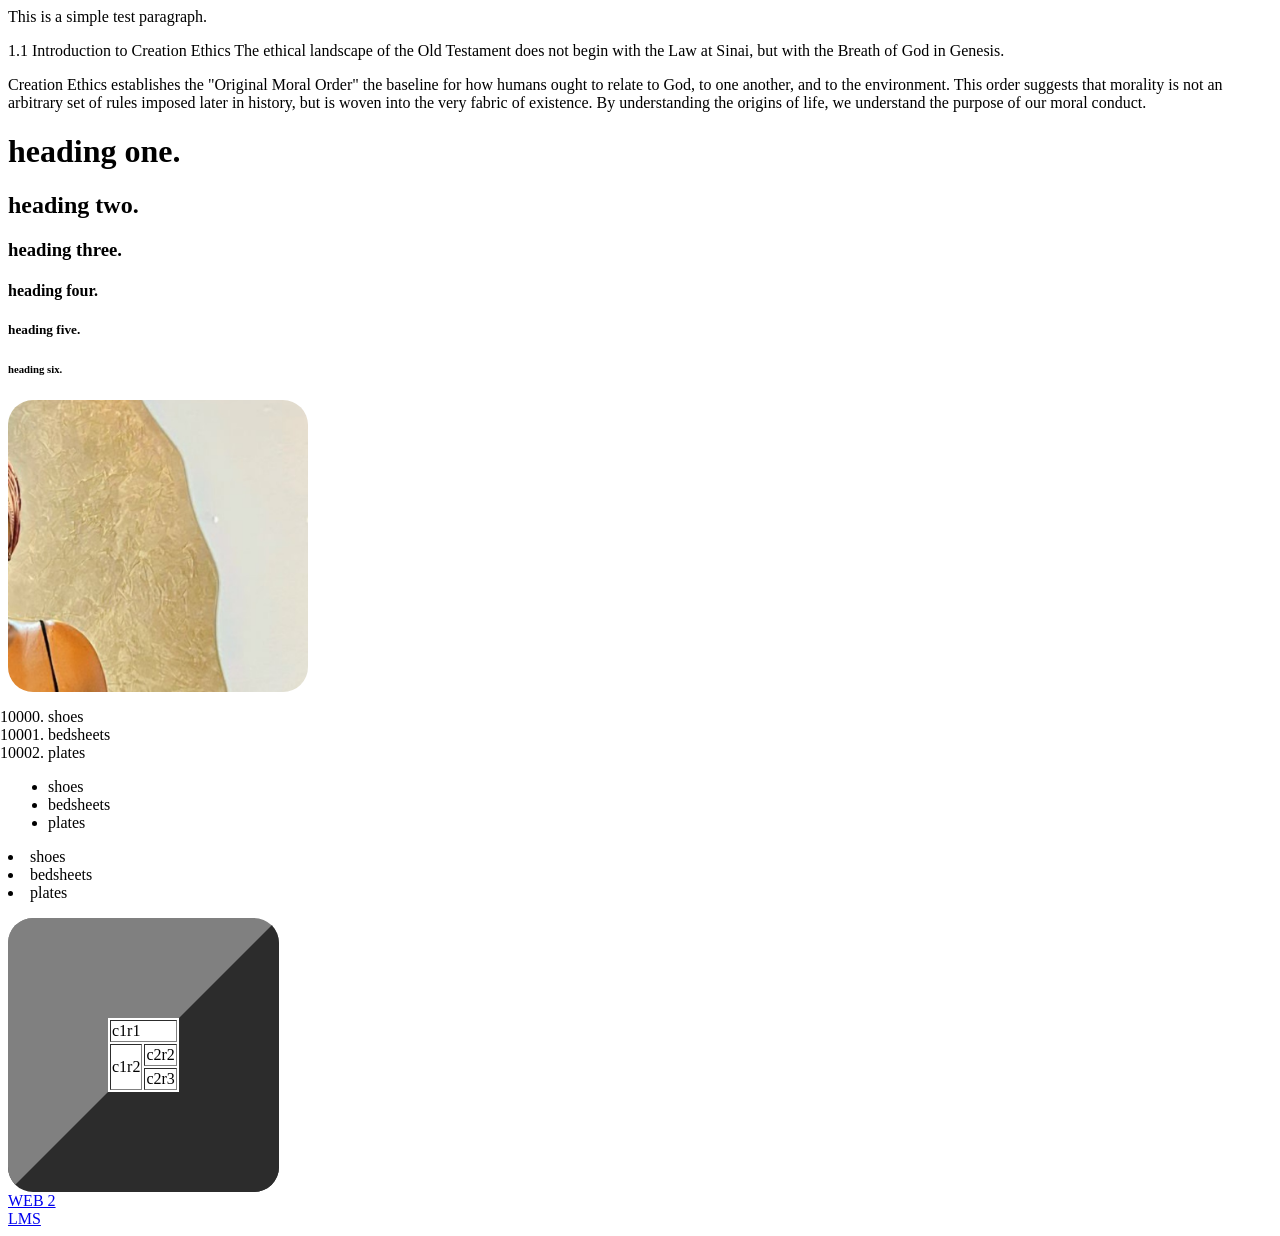
<file: new 5.html>
<html>
<head>
<title> page title </title>
</head>
<body>
<p> This is a simple test paragraph. </p>
<p> 1.1 Introduction to Creation Ethics
The ethical landscape of the Old Testament does not begin with the Law at Sinai, but with the Breath of God in Genesis. </p>
 Creation Ethics establishes the "Original Moral Order" the baseline for how humans ought to relate to God, to one another, and to the environment.
 This order suggests that morality is not an arbitrary set of rules imposed later in history, but is woven into the very fabric of existence.
 By understanding the origins of life, we understand the purpose of our moral conduct. </p>
 
 <h1> heading one. </h1>
 <h2> heading two. </h2>
 <h3> heading three. </h3>
 <h4> heading four. </h4>
 <h5> heading five. </h5>
 <h6> heading six. </h6>
 <img src="ryth.jpg" width="300px" heigt="250px" style="border-radius: 25px;">
 
 <ol type="i" start="10000">
	<li>shoes</li>
	<li>bedsheets</li>
	<li>plates</li>
 </ol>
 
 <ul>
	<li>shoes</li>
	<li>bedsheets</li>
	<li>plates</li>
 </ul>
 
 <dl>
	<li>shoes</li>
	<li>bedsheets</li>
	<li>plates</li>
 </dl>
 
 <table border="100" style=" border-radius: 25px;">
	<tr>
		<td colspan="2">c1r1</td>
	</tr>
	
	<tr>
		<td rowspan="2">c1r2</td>
		<td>c2r2</td>
	</tr>
	
	<tr>
		<td>c2r3</td>
	</tr>
</table>


<a href="web2.html">WEB 2</a>
<br>
<a href="https://nduels.ndu.ac.ug/course/view.php?id=6271" target="blank">LMS</a>

 
</body>
</html>
</file>
<file: css/style.css>
/* ════════════════════════════════════════════════════════════════════
   NANDERA RUTH — PORTFOLIO  ·  style.css
   Pastel peach · baby pink · lilac — soft glassmorphism, light & airy
   ────────────────────────────────────────────────────────────────────
   ✏️ COLORS  → edit the design tokens in :root below
   ✏️ FONTS   → Google Fonts are loaded in index.html <head>;
                fallback system stacks are declared in :root
   ════════════════════════════════════════════════════════════════════ */

/* ─────────────────────────── 1. DESIGN TOKENS ─────────────────────── */
:root{
  /* ✏️ COLOR SYSTEM — peach · baby pink · lilac · white */
  --bg:#fdf8f5;                /* warm blush-white page background */
  --bg-blush:#fff4f1;
  --surface:#ffffff;

  /* peach family */
  --primary-peach:#f2a184;     /* deep peach accent              */
  --soft-peach:#ffd8c4;
  --peach-tint:#ffeee3;
  --accent-peach:#dd7f5f;      /* readable deep peach            */

  /* baby pink family */
  --baby-pink:#f49bb8;         /* main pink accent               */
  --soft-pink:#fbc7d9;
  --blush:#fde8ef;
  --accent-pink:#c26a93;       /* readable deep rose             */
  --accent-rose:#ad5d88;

  /* lilac family */
  --soft-lilac:#b9a4e6;        /* main lilac accent              */
  --light-lilac:#e7defc;
  --lilac-tint:#f2ecfd;
  --accent-lilac:#8f74c9;      /* readable deep lilac            */

  /* blended gradients (peach → pink → lilac) */
  --grad-peach-pink:linear-gradient(135deg,#ffd0b8,#fbc0d6);
  --grad-pink-lilac:linear-gradient(135deg,#fbc0d6,#cbb6f0);
  --grad-peach-lilac:linear-gradient(135deg,#ffd0b8,#cbb6f0);
  --grad-accent:linear-gradient(135deg,#ffc3a6,#f9b5cc 52%,#cbb6f0);

  /* text — deep muted plums keep pastels readable */
  --text-dark:#43344f;         /* headings                       */
  --text-strong:#55405f;
  --text-body:#6d5f7d;         /* body copy                      */
  --text-muted:#8d7fa0;        /* secondary copy                 */
  --text-faint:#a394b5;        /* captions, meta                 */
  --text-whisper:#bcaecc;

  /* glass */
  --glass-background:rgba(255,255,255,.58);
  --glass-border:rgba(255,255,255,.85);
  --glass-ring:rgba(214,186,234,.4);

  --shadow-lg:0 24px 60px -30px rgba(172,140,205,.42);
  --shadow-glow:0 16px 42px -14px rgba(238,148,178,.5);

  --ease-out:cubic-bezier(.22,1,.36,1);
  --ease-spring:cubic-bezier(.34,1.56,.64,1);

  /* ✏️ TYPOGRAPHY — Fraunces (display) + Manrope (body) + JetBrains Mono */
  --font-display:'Fraunces',Georgia,'Times New Roman',serif;
  --font-body:'Manrope','Segoe UI','Helvetica Neue',Arial,sans-serif;
  --font-mono:'JetBrains Mono','SFMono-Regular',Consolas,'Courier New',monospace;

  --nav-h:78px;
  --radius-sm:10px;
  --radius-md:16px;
  --radius-lg:22px;
}

/* ─────────────────────────── 2. RESET / BASE ──────────────────────── */
*,*::before,*::after{margin:0;padding:0;box-sizing:border-box;}

html{
  scroll-behavior:smooth;
  scroll-padding-top:calc(var(--nav-h) + 14px);
  color-scheme:light;
}

html,body{overflow-x:clip;}

body{
  font-family:var(--font-body);
  font-size:1rem;
  line-height:1.7;
  color:var(--text-body);
  background:var(--bg);
  min-height:100vh;
  -webkit-font-smoothing:antialiased;
  text-rendering:optimizeLegibility;
}

img{display:block;max-width:100%;}
a{color:inherit;}
ul{list-style:none;}
button{font:inherit;background:none;border:none;cursor:pointer;color:inherit;}

::selection{background:rgba(244,155,184,.4);color:var(--text-dark);}

/* soft pastel scrollbar (WebKit) */
::-webkit-scrollbar{width:10px;}
::-webkit-scrollbar-track{background:var(--bg);}
::-webkit-scrollbar-thumb{
  background:linear-gradient(180deg,var(--primary-peach),var(--baby-pink),var(--soft-lilac));
  border-radius:99px;border:2px solid var(--bg);
}

/* keyboard focus — always visible */
:focus-visible{
  outline:2px solid var(--accent-lilac);
  outline-offset:3px;
  border-radius:4px;
}

/* skip link (accessibility) */
.skip-link{
  position:fixed;top:-70px;left:1rem;z-index:300;
  padding:.8rem 1.3rem;border-radius:10px;
  background:var(--grad-peach-pink);color:var(--text-strong);
  font-weight:600;text-decoration:none;
  box-shadow:var(--shadow-glow);
  transition:top .35s var(--ease-out);
}
.skip-link:focus{top:1rem;}

/* ─────────────────────── 3. AMBIENT BACKGROUND ────────────────────── */
.bg{
  position:fixed;inset:0;z-index:-1;overflow:hidden;
  background:
    radial-gradient(1100px 760px at 88% -8%, rgba(247,183,207,.42), transparent 60%),
    radial-gradient(950px 680px at -8% 30%, rgba(255,199,168,.45), transparent 55%),
    radial-gradient(900px 640px at 50% 112%, rgba(205,182,240,.42), transparent 60%),
    var(--bg);
}
.bg-grid{
  position:absolute;inset:0;
  background-image:
    linear-gradient(rgba(176,146,216,.09) 1px, transparent 1px),
    linear-gradient(90deg, rgba(176,146,216,.09) 1px, transparent 1px);
  background-size:54px 54px;
  -webkit-mask-image:radial-gradient(ellipse 92% 72% at 50% 16%, #000 26%, transparent 76%);
          mask-image:radial-gradient(ellipse 92% 72% at 50% 16%, #000 26%, transparent 76%);
}
.orb{
  position:absolute;border-radius:50%;
  filter:blur(90px);opacity:.55;
  animation:drift 22s ease-in-out infinite alternate;
}
.orb-1{width:480px;height:480px;top:-150px;left:-130px;
  background:radial-gradient(circle at 35% 35%, rgba(250,178,140,.6), transparent 65%);}
.orb-2{width:560px;height:560px;top:30%;right:-210px;
  background:radial-gradient(circle at 60% 40%, rgba(246,166,196,.55), transparent 65%);
  animation-duration:26s;animation-delay:-8s;}
.orb-3{width:420px;height:420px;bottom:-170px;left:22%;
  background:radial-gradient(circle at 45% 55%, rgba(190,166,236,.55), transparent 62%);
  animation-delay:-14s;}
@keyframes drift{
  from{transform:translate(0,0) scale(1);}
  to{transform:translate(60px,44px) scale(1.12);}
}
/* film-grain texture */
.bg-noise{
  position:absolute;inset:0;opacity:.035;pointer-events:none;
  background-image:url("data:image/svg+xml,%3Csvg xmlns='http://www.w3.org/2000/svg' width='140' height='140'%3E%3Cfilter id='n'%3E%3CfeTurbulence type='fractalNoise' baseFrequency='0.9' numOctaves='2'/%3E%3C/filter%3E%3Crect width='100%25' height='100%25' filter='url(%23n)' opacity='0.6'/%3E%3C/svg%3E");
}
/* soft spotlight that follows the cursor (JS-driven) */
#cursor-glow{
  position:fixed;top:0;left:0;z-index:2;
  width:540px;height:540px;margin:-270px 0 0 -270px;
  border-radius:50%;pointer-events:none;
  background:radial-gradient(circle, rgba(244,155,184,.16), rgba(185,164,230,.07) 40%, transparent 65%);
  transform:translate3d(-1200px,-1200px,0);
}
@media (pointer:coarse){#cursor-glow{display:none;}}

/* ─────────────────────────── 4. PRELOADER ─────────────────────────── */
.preloader{
  position:fixed;inset:0;z-index:200;
  display:grid;place-items:center;
  background:var(--bg);
  transition:opacity .7s ease, visibility .7s;
  animation:pre-exit .5s ease 1.5s forwards; /* CSS failsafe if JS is off */
}
body.loaded .preloader{opacity:0;visibility:hidden;animation:none;}
@keyframes pre-exit{to{opacity:0;visibility:hidden;}}
.pre-mark{
  display:flex;flex-direction:column;align-items:center;gap:1.2rem;
  font:600 2.5rem/1 var(--font-display);color:var(--text-dark);letter-spacing:-.01em;
}
.pre-mark small{
  font:500 .62rem var(--font-mono);letter-spacing:.5em;color:var(--text-faint);
  text-transform:uppercase;
}
.pre-bar{width:130px;height:2px;border-radius:2px;overflow:hidden;background:rgba(185,164,230,.22);}
.pre-bar::after{
  content:'';display:block;height:100%;width:40%;
  background:linear-gradient(90deg,transparent,var(--baby-pink),var(--soft-lilac),transparent);
  animation:pre-slide 1.1s ease-in-out infinite;
}
@keyframes pre-slide{from{transform:translateX(-130%);}to{transform:translateX(340%);}}

/* ─────────────────────── 5. REUSABLE PIECES ───────────────────────── */
.container{width:min(1180px,92%);margin-inline:auto;}
.section{position:relative;padding:clamp(5.5rem,10vw,8.5rem) 0;}

/* glass surface — white frosted panels over the pastel washes */
.glass{
  background:linear-gradient(155deg, rgba(255,255,255,.74), rgba(255,245,249,.52));
  border:1px solid var(--glass-border);
  backdrop-filter:blur(18px) saturate(150%);
  -webkit-backdrop-filter:blur(18px) saturate(150%);
  box-shadow:var(--shadow-lg), inset 0 1px 0 rgba(255,255,255,.95);
}

/* HUD corner brackets — signature detail */
.hud{position:relative;}
.hud::before,.hud::after{
  content:'';position:absolute;width:16px;height:16px;
  border:2px solid rgba(185,164,230,.6);
  transition:width .4s var(--ease-out), height .4s var(--ease-out), border-color .4s;
  pointer-events:none;
}
.hud::before{top:-2px;left:-2px;border-right:0;border-bottom:0;}
.hud::after{bottom:-2px;right:-2px;border-left:0;border-top:0;}
.hud:hover::before,.hud:hover::after{width:28px;height:28px;border-color:var(--baby-pink);}

/* section heading pattern */
.section-head{max-width:660px;margin-bottom:clamp(3rem,6vw,4.5rem);}
.section-tag{
  display:inline-flex;align-items:center;gap:.8rem;
  font:500 .74rem var(--font-mono);letter-spacing:.3em;text-transform:uppercase;
  color:var(--accent-pink);margin-bottom:1.25rem;
}
.section-tag::before{content:'';width:36px;height:1px;background:linear-gradient(90deg,var(--baby-pink),transparent);}
.section-title{
  font:600 clamp(2.05rem,4.4vw,3.1rem)/1.16 var(--font-display);
  letter-spacing:-.012em;color:var(--text-dark);
}
.section-title em{
  font-style:italic;color:var(--accent-pink);
  text-shadow:0 0 30px rgba(244,155,184,.35);
}
.section-lead{margin-top:1.15rem;color:var(--text-muted);font-size:1.04rem;line-height:1.75;}

/* giant ghost word behind each section */
.section-ghost{
  position:absolute;top:2.4rem;right:1%;z-index:0;
  font:600 clamp(5rem,13vw,10.5rem)/1 var(--font-display);font-style:italic;
  letter-spacing:-.01em;color:transparent;
  -webkit-text-stroke:1px rgba(185,164,230,.22);
  pointer-events:none;user-select:none;white-space:nowrap;
}

/* chips */
.chip{
  display:inline-flex;align-items:center;gap:.4rem;
  font:500 .76rem var(--font-mono);letter-spacing:.06em;
  color:#7a5f92;
  padding:.5rem .95rem;border-radius:999px;
  border:1px solid rgba(214,186,234,.55);
  background:rgba(255,255,255,.62);
  transition:transform .3s var(--ease-out), background .3s, border-color .3s, box-shadow .3s;
  cursor:default;
}
.chip:hover{
  transform:translateY(-2px);
  background:rgba(255,255,255,.92);
  border-color:rgba(244,155,184,.65);
  box-shadow:0 8px 18px -8px rgba(238,148,178,.45);
}

/* buttons — pastel gradient surfaces with dark plum text for contrast */
.btn{
  position:relative;display:inline-flex;align-items:center;gap:.6rem;
  padding:1rem 1.75rem;border-radius:12px;overflow:hidden;
  font:700 .95rem/1 var(--font-body);letter-spacing:.01em;
  text-decoration:none;border:1px solid transparent;cursor:pointer;
  transition:transform .35s var(--ease-out), box-shadow .35s, background-position .55s var(--ease-out),
             border-color .35s, color .35s, background .35s;
}
.btn svg{width:16px;height:16px;flex:none;transition:transform .35s var(--ease-out);}
.btn:hover{transform:translateY(-3px);}
.btn:active{transform:translateY(-1px) scale(.99);}
.btn-primary{
  color:var(--text-strong);
  background-image:var(--grad-accent);
  background-size:190% 190%;
  background-position:8% 50%;
  border-color:rgba(255,255,255,.75);
  box-shadow:0 16px 36px -14px rgba(238,148,178,.6), inset 0 1px 0 rgba(255,255,255,.85);
}
.btn-primary::after{ /* sheen sweep */
  content:'';position:absolute;top:0;left:-80%;width:50%;height:100%;
  background:linear-gradient(100deg,transparent,rgba(255,255,255,.6),transparent);
  transform:skewX(-20deg);transition:left .65s var(--ease-out);
}
.btn-primary:hover{
  background-position:92% 50%;
  box-shadow:0 22px 48px -14px rgba(238,148,178,.75), inset 0 1px 0 rgba(255,255,255,.85);
}
.btn-primary:hover::after{left:135%;}
.btn-primary:hover svg{transform:translateX(3px);}
.btn-ghost{
  color:var(--text-strong);
  background:rgba(255,255,255,.55);
  border-color:rgba(185,164,230,.5);
  backdrop-filter:blur(8px);-webkit-backdrop-filter:blur(8px);
}
.btn-ghost:hover{
  background:rgba(231,222,252,.75);
  border-color:rgba(185,164,230,.85);
  box-shadow:0 12px 28px -14px rgba(160,130,210,.5);
}
.btn-ghost:hover svg{transform:translateX(3px);}

.btn-sm{
  display:inline-flex;align-items:center;gap:.45rem;
  padding:.62rem 1.05rem;border-radius:9px;
  font:700 .82rem/1 var(--font-body);text-decoration:none;
  color:#7c4565;
  background:linear-gradient(135deg, rgba(255,208,184,.95), rgba(251,192,214,.95));
  border:1px solid rgba(255,255,255,.85);
  transition:transform .3s var(--ease-out), background .3s, color .3s, box-shadow .3s, border-color .3s;
}
.btn-sm svg{width:14px;height:14px;flex:none;}
.btn-sm:hover{
  transform:translateY(-2px);
  background:linear-gradient(135deg,#f8b7cd,#c9b4ef);
  color:var(--text-strong);box-shadow:var(--shadow-glow);border-color:rgba(255,255,255,.9);
}
.btn-sm.ghost{background:rgba(255,255,255,.5);border-color:rgba(185,164,230,.5);color:#7a5f92;}
.btn-sm.ghost:hover{background:rgba(231,222,252,.8);box-shadow:none;border-color:rgba(185,164,230,.85);}

/* ─────────────────── 6. SCROLL-REVEAL SYSTEM ──────────────────────── */
/* Hidden states are gated behind .js so the page works without JavaScript */
.js .reveal{
  opacity:0;transform:translateY(30px);
  transition:opacity .85s var(--ease-out), transform .85s var(--ease-out);
  transition-delay:var(--d,0s);
}
.js .reveal-left{transform:translateX(-44px);}
.js .reveal-right{transform:translateX(44px);}
.js .reveal-scale{transform:scale(.92);}
.js .reveal.in-view{opacity:1;transform:none;}

/* ─────────────────────────── 7. HEADER / NAV ──────────────────────── */
.site-header{
  position:fixed;top:0;left:0;right:0;z-index:90;
  transition:background .45s, border-color .45s, box-shadow .45s, backdrop-filter .45s;
  border-bottom:1px solid transparent;
}
.site-header.scrolled{
  background:rgba(253,248,245,.82);
  backdrop-filter:blur(18px) saturate(160%);
  -webkit-backdrop-filter:blur(18px) saturate(160%);
  border-bottom-color:rgba(214,186,234,.4);
  box-shadow:0 12px 40px -20px rgba(172,140,205,.45);
}
.nav-inner{
  width:min(1180px,92%);margin-inline:auto;
  display:flex;align-items:center;justify-content:space-between;gap:2rem;
  padding:1.15rem 0;transition:padding .4s var(--ease-out);
}
.site-header.scrolled .nav-inner{padding:.7rem 0;}

.logo{display:flex;align-items:center;gap:.8rem;text-decoration:none;}
.logo-mark{
  width:42px;height:42px;border-radius:12px;flex:none;
  display:grid;place-items:center;
  font:600 1rem var(--font-display);letter-spacing:0;color:var(--text-strong);
  background:linear-gradient(140deg,#ffc3a6,#f9b5cc 55%,#cbb6f0);
  border:1px solid rgba(255,255,255,.8);
  box-shadow:0 10px 22px -10px rgba(238,148,178,.65), inset 0 1px 0 rgba(255,255,255,.85);
  transition:transform .4s var(--ease-spring), box-shadow .4s;
}
.logo:hover .logo-mark{transform:rotate(-6deg) scale(1.06);box-shadow:var(--shadow-glow);}
.logo-text{display:flex;flex-direction:column;line-height:1.2;}
.logo-name{font:700 1.02rem var(--font-body);color:var(--text-dark);letter-spacing:-.01em;}
.logo-sub{font:500 .58rem var(--font-mono);letter-spacing:.32em;text-transform:uppercase;color:var(--text-faint);}

.nav-links{display:flex;align-items:center;gap:2.1rem;}
.nav-links a{
  position:relative;padding:.4rem 0;text-decoration:none;
  font:600 .92rem var(--font-body);letter-spacing:.02em;color:var(--text-muted);
  transition:color .3s;
}
.nav-num{font:500 .6rem var(--font-mono);color:var(--accent-lilac);margin-right:.35rem;vertical-align:2px;}
.nav-links a::after{
  content:'';position:absolute;left:0;bottom:-2px;height:2px;width:100%;
  border-radius:2px;
  background:linear-gradient(90deg,var(--baby-pink),var(--soft-lilac));
  transform:scaleX(0);transform-origin:right;
  transition:transform .4s var(--ease-out);
}
.nav-links a:hover,.nav-links a.active{color:var(--text-dark);}
.nav-links a:hover::after,.nav-links a.active::after{transform:scaleX(1);transform-origin:left;}

.nav-actions{display:flex;align-items:center;gap:1rem;}
.btn-hire{padding:.68rem 1.3rem;font-size:.86rem;}

/* hamburger */
.nav-toggle{
  display:none;flex-direction:column;justify-content:center;gap:6px;
  width:46px;height:46px;padding:0 11px;border-radius:12px;
  background:rgba(255,255,255,.6);border:1px solid rgba(214,186,234,.55);
  position:relative;z-index:95;
  transition:background .3s, border-color .3s;
}
.nav-toggle:hover{background:rgba(255,255,255,.95);}
.nav-toggle .bar{
  display:block;height:2px;width:100%;border-radius:2px;
  background:var(--accent-pink);
  transition:transform .45s var(--ease-out), opacity .3s, width .3s;
}
.nav-toggle .bar:nth-child(2){width:66%;}
body.nav-open .nav-toggle .bar:nth-child(1){transform:translateY(8px) rotate(45deg);}
body.nav-open .nav-toggle .bar:nth-child(2){opacity:0;width:0;}
body.nav-open .nav-toggle .bar:nth-child(3){transform:translateY(-8px) rotate(-45deg);}

/* ───────────────────────────── 8. HERO ────────────────────────────── */
.hero{
  position:relative;min-height:100svh;
  display:flex;align-items:center;
  padding:calc(var(--nav-h) + 3.5rem) 0 5.5rem;
  overflow:hidden;
}
.hero-inner{
  width:min(1180px,92%);margin-inline:auto;
  display:grid;grid-template-columns:1.08fr .92fr;gap:3rem;align-items:center;
  position:relative;z-index:3;
}

/* entrance animations (CSS-only, staggered) */
.js .hero [data-anim]{opacity:0;animation:fade-slide .9s var(--ease-out) forwards;animation-delay:var(--d,0s);}
@keyframes fade-slide{from{opacity:0;transform:translateY(26px);}to{opacity:1;transform:none;}}

.status-pill{
  display:inline-flex;align-items:center;gap:.65rem;
  padding:.55rem 1.15rem .55rem .85rem;border-radius:999px;
  border:1px solid rgba(244,155,184,.45);
  background:rgba(255,255,255,.65);
  backdrop-filter:blur(8px);-webkit-backdrop-filter:blur(8px);
  font:600 .78rem var(--font-body);letter-spacing:.03em;color:#99527a;
  margin-bottom:1.7rem;
  box-shadow:0 8px 20px -10px rgba(238,148,178,.4);
}
.status-dot{
  width:8px;height:8px;border-radius:50%;flex:none;
  background:var(--baby-pink);
  animation:pulse-ring 2.4s ease-out infinite;
}
@keyframes pulse-ring{
  0%{box-shadow:0 0 0 0 rgba(244,155,184,.6);}
  70%{box-shadow:0 0 0 9px rgba(244,155,184,0);}
  100%{box-shadow:0 0 0 0 rgba(244,155,184,0);}
}

.hero-eyebrow{
  display:flex;align-items:center;gap:.9rem;
  font:500 .8rem var(--font-mono);letter-spacing:.32em;text-transform:uppercase;
  color:var(--accent-pink);
}
.hero-eyebrow::before{content:'';width:42px;height:1px;background:var(--baby-pink);}

/* ✏️ NAME lives in .hero-name */
.hero-name{
  margin-top:1.1rem;
  font:600 clamp(3rem,8.4vw,5.9rem)/1.05 var(--font-display);
  letter-spacing:-.015em;color:var(--text-dark);
}
/* line-mask reveal */
.mask-line{display:block;overflow:hidden;padding-bottom:.08em;margin-bottom:-.08em;}
.js .mask-line > span{display:inline-block;transform:translateY(118%);animation:rise-up 1s var(--ease-out) forwards;animation-delay:var(--d,.2s);}
.mask-line > span{display:inline-block;}
@keyframes rise-up{to{transform:translateY(0);}}
.hero-name .outline{
  font-style:italic;color:transparent;
  -webkit-text-stroke:1.6px var(--soft-lilac);
  filter:drop-shadow(0 0 26px rgba(244,155,184,.4));
}
.hero-name .dot{color:var(--baby-pink);-webkit-text-stroke:0;}

.hero-role{
  margin-top:1.7rem;display:flex;align-items:center;gap:.7rem;min-height:1.7em;
  font:500 1.02rem var(--font-mono);letter-spacing:.04em;color:var(--accent-lilac);
}
.role-prefix{color:var(--text-whisper);}
.role-caret{
  width:9px;height:1.2em;flex:none;border-radius:2px;
  background:linear-gradient(180deg,var(--baby-pink),var(--soft-lilac));
  animation:caret-blink 1.1s steps(1) infinite;
}
@keyframes caret-blink{50%{opacity:0;}}
.dud{color:#d3c4e8;}

.hero-bio{margin-top:1.5rem;max-width:53ch;color:var(--text-body);font-size:1.05rem;line-height:1.85;}
.hero-bio strong{color:var(--text-dark);font-weight:700;}

.hero-ctas{display:flex;flex-wrap:wrap;gap:1rem;margin-top:2.4rem;}
.hero-chips{display:flex;flex-wrap:wrap;gap:.6rem;margin-top:2.7rem;}

/* ── portrait composition ── */
.hero-visual{display:grid;place-items:center;}
.portrait-stage{position:relative;padding:2.6rem;}
.portrait{position:relative;width:min(380px,74vw);aspect-ratio:1;}
.portrait-glow{
  position:absolute;inset:-14%;z-index:-1;border-radius:50%;
  background:radial-gradient(circle, rgba(244,155,184,.5), rgba(185,164,230,.28) 45%, transparent 68%);
  filter:blur(36px);
  animation:breathe 5.5s ease-in-out infinite;
}
@keyframes breathe{0%,100%{opacity:.65;transform:scale(1);}50%{opacity:1;transform:scale(1.07);}}
.portrait-img-wrap{
  position:absolute;inset:16px;border-radius:50%;overflow:hidden;
  border:1px solid rgba(255,255,255,.9);
  background:radial-gradient(circle at 30% 25%, #ffe6ef, #efe6fb 72%);
  box-shadow:inset 0 0 44px rgba(255,255,255,.6), 0 26px 60px -28px rgba(172,140,205,.55);
}
.portrait-fallback{ /* initials shown if the image fails to load */
  position:absolute;inset:0;display:grid;place-items:center;
  font:600 clamp(3rem,10vw,4.6rem) var(--font-display);font-style:italic;
  color:transparent;-webkit-text-stroke:1.5px rgba(185,164,230,.65);
}
.portrait-img{
  position:absolute;inset:0;width:100%;height:100%;object-fit:cover;
  filter:saturate(.94) contrast(1.02);
  transition:transform .9s var(--ease-out);
}
.portrait:hover .portrait-img{transform:scale(1.05);}
/* spinning light arc — peach → pink → lilac */
.portrait-ring{
  position:absolute;inset:0;border-radius:50%;
  background:conic-gradient(from 0deg, transparent 0%, transparent 60%,
    rgba(244,155,184,.95) 76%, rgba(185,164,230,.95) 86%, transparent 95%);
  -webkit-mask:radial-gradient(farthest-side, transparent calc(100% - 3px), #000 calc(100% - 2px));
          mask:radial-gradient(farthest-side, transparent calc(100% - 3px), #000 calc(100% - 2px));
  animation:spin 7s linear infinite;
}
/* slow dashed orbit with a satellite dot */
.orbit{
  position:absolute;inset:-22px;border-radius:50%;
  border:1px dashed rgba(185,164,230,.5);
  animation:spin 42s linear infinite reverse;
}
.orbit-dot{
  position:absolute;top:-5px;left:calc(50% - 5px);
  width:10px;height:10px;border-radius:50%;
  background:var(--baby-pink);
  box-shadow:0 0 16px rgba(244,155,184,.9);
}
.orbit-dot.small{
  top:auto;bottom:8%;left:2%;width:6px;height:6px;
  background:var(--soft-lilac);box-shadow:0 0 10px rgba(185,164,230,.8);
}
@keyframes spin{to{transform:rotate(360deg);}}

/* floating glass chips around the portrait */
.float-chip{
  position:absolute;z-index:4;
  display:flex;align-items:center;gap:.55rem;
  padding:.6rem 1rem;border-radius:999px;
  font:500 .72rem var(--font-mono);letter-spacing:.1em;color:#7a5f92;
  background:rgba(255,255,255,.8);
  border:1px solid rgba(240,215,235,.95);
  backdrop-filter:blur(10px);-webkit-backdrop-filter:blur(10px);
  box-shadow:0 14px 30px -14px rgba(172,140,205,.5);
  animation:chip-float 6s ease-in-out infinite alternate;
}
.float-chip svg{width:14px;height:14px;}
.fc-1{top:4%;left:-2%;}
.fc-1 svg{color:#e08a68;}
.fc-2{top:42%;right:-6%;animation-delay:1.7s;}
.fc-2 svg{color:#d4789e;}
.fc-3{bottom:6%;left:2%;animation-delay:3.1s;}
.fc-3 svg{color:#9a7fd1;}
@keyframes chip-float{from{transform:translateY(-8px);}to{transform:translateY(10px);}}

/* "currently learning" mini card */
.now-card{
  position:absolute;bottom:-4%;right:0;z-index:4;
  display:flex;align-items:center;gap:.9rem;
  padding:1rem 1.25rem;border-radius:14px;
  animation:chip-float 7s ease-in-out 1s infinite alternate;
}
.now-card .eq{display:flex;align-items:flex-end;gap:3px;height:20px;flex:none;}
.now-card .eq span{
  width:3px;border-radius:2px;
  background:linear-gradient(180deg,var(--baby-pink),var(--soft-lilac));
  animation:eq 1.15s ease-in-out infinite;
}
.now-card .eq span:nth-child(1){height:40%;animation-delay:0s;}
.now-card .eq span:nth-child(2){height:90%;animation-delay:.15s;}
.now-card .eq span:nth-child(3){height:60%;animation-delay:.3s;}
.now-card .eq span:nth-child(4){height:100%;animation-delay:.45s;}
@keyframes eq{0%,100%{transform:scaleY(.45);}50%{transform:scaleY(1);}}
.now-card small{display:block;font:500 .6rem var(--font-mono);letter-spacing:.26em;text-transform:uppercase;color:var(--text-faint);}
.now-card strong{font:700 .88rem var(--font-body);color:var(--text-dark);}

/* hero decorations */
.hero-side{
  position:absolute;left:1.7rem;bottom:3.2rem;z-index:3;
  writing-mode:vertical-rl;transform:rotate(180deg);
  display:flex;align-items:center;gap:1.1rem;
  font:500 .66rem var(--font-mono);letter-spacing:.42em;color:var(--text-whisper);
}
.hero-side::after{content:'';width:1px;height:72px;background:linear-gradient(180deg,var(--baby-pink),transparent);}
.hero-plus{
  position:absolute;z-index:1;
  font:400 1.1rem var(--font-mono);color:rgba(185,164,230,.55);
  animation:chip-float 8s ease-in-out infinite alternate;
}
.hp-1{top:18%;left:8%;}
.hp-2{top:26%;right:10%;animation-delay:2s;}
.hp-3{bottom:16%;left:46%;animation-delay:4s;}

.scroll-cue{
  position:absolute;bottom:1.8rem;left:50%;transform:translateX(-50%);z-index:3;
  display:flex;flex-direction:column;align-items:center;gap:.7rem;
  text-decoration:none;
  font:500 .6rem var(--font-mono);letter-spacing:.4em;text-transform:uppercase;
  color:var(--text-faint);transition:color .3s;
}
.scroll-cue:hover{color:var(--accent-pink);}
.cue-line{position:relative;width:1px;height:52px;background:rgba(185,164,230,.35);overflow:hidden;}
.cue-line::after{
  content:'';position:absolute;top:-45%;left:0;width:100%;height:45%;
  background:linear-gradient(180deg,transparent,var(--baby-pink));
  animation:cue-drop 2.2s var(--ease-out) infinite;
}
@keyframes cue-drop{to{top:115%;}}

/* ───────────────────────── 9. SKILL TICKER ────────────────────────── */
.ticker{
  position:relative;overflow:hidden;
  padding:1.05rem 0;
  border-block:1px solid rgba(214,186,234,.4);
  background:rgba(255,255,255,.55);
  backdrop-filter:blur(8px);-webkit-backdrop-filter:blur(8px);
}
.ticker::before,.ticker::after{
  content:'';position:absolute;top:0;bottom:0;width:120px;z-index:2;pointer-events:none;
}
.ticker::before{left:0;background:linear-gradient(90deg,var(--bg),transparent);}
.ticker::after{right:0;background:linear-gradient(-90deg,var(--bg),transparent);}
.ticker-track{display:flex;width:max-content;animation:ticker 30s linear infinite;}
.ticker:hover .ticker-track{animation-play-state:paused;}
.ticker-set{display:flex;align-items:center;gap:3rem;padding-right:3rem;}
.ticker-item{
  display:flex;align-items:center;gap:3rem;white-space:nowrap;
  font:500 .78rem var(--font-mono);letter-spacing:.24em;text-transform:uppercase;
  color:var(--text-muted);
}
.ticker-item::after{content:'✦';font-size:.68rem;color:#e58ba9;letter-spacing:0;}
@keyframes ticker{to{transform:translateX(-50%);}}

/* ──────────────────────────── 10. ABOUT ───────────────────────────── */
.about-grid{
  position:relative;z-index:1;
  display:grid;grid-template-columns:1.12fr .88fr;
  gap:clamp(2.5rem,5vw,4.5rem);align-items:start;
}
.about-copy p{color:var(--text-body);line-height:1.85;margin-bottom:1.25rem;font-size:1.02rem;}
.about-copy p strong{color:var(--text-dark);font-weight:700;}

.learn-card{margin-top:2rem;padding:1.7rem 1.9rem;border-radius:var(--radius-md);}
.learn-head{
  display:flex;align-items:center;gap:.7rem;
  font:600 .72rem var(--font-mono);letter-spacing:.26em;text-transform:uppercase;
  color:var(--accent-pink);
}
.pulse-mini{
  width:7px;height:7px;border-radius:50%;background:var(--baby-pink);flex:none;
  animation:pulse-ring 2.4s ease-out infinite;
}
.learn-card ul{margin-top:1.1rem;display:grid;gap:.72rem;}
.learn-card li{display:flex;gap:.75rem;color:var(--text-body);font-size:.95rem;line-height:1.6;}
.learn-card li::before{content:'▹';color:#d4789e;flex:none;}

.interest-chips{display:flex;flex-wrap:wrap;gap:.6rem;margin-top:1.8rem;}

.about-stats{display:grid;grid-template-columns:1fr 1fr;gap:1.15rem;}
.stat-card{
  position:relative;overflow:hidden;
  padding:1.8rem 1.6rem;border-radius:var(--radius-md);
  transition:transform .45s var(--ease-out), border-color .45s, box-shadow .45s;
}
.stat-card::before{ /* top glow line */
  content:'';position:absolute;top:0;left:0;right:0;height:2px;
  background:linear-gradient(90deg,transparent,var(--baby-pink),var(--soft-lilac),transparent);
  opacity:0;transition:opacity .45s;
}
.stat-card::after{ /* glass reflection sweep */
  content:'';position:absolute;top:0;bottom:0;width:60%;left:-90%;
  background:linear-gradient(100deg,transparent,rgba(255,255,255,.65),transparent);
  transform:skewX(-18deg);transition:left .85s var(--ease-out);pointer-events:none;
}
.stat-card:hover{transform:translateY(-6px);border-color:rgba(244,155,184,.55);box-shadow:var(--shadow-glow);}
.stat-card:hover::before{opacity:1;}
.stat-card:hover::after{left:135%;}
.stat-number{
  display:flex;align-items:baseline;
  font:600 2.7rem/1 var(--font-display);letter-spacing:-.01em;color:var(--text-dark);
}
.stat-suffix{font-size:1.7rem;color:#d4789e;margin-left:.15rem;}
.stat-label{
  margin-top:.65rem;
  font:500 .7rem var(--font-mono);letter-spacing:.2em;text-transform:uppercase;
  color:var(--text-faint);
}
.about-quote{
  grid-column:1/-1;position:relative;overflow:hidden;
  padding:1.7rem 1.9rem;border-radius:var(--radius-md);
  border-left:3px solid var(--baby-pink);
}
.about-quote p{
  font:500 1.08rem/1.7 var(--font-display);font-style:italic;color:var(--text-strong);
  letter-spacing:0;
}
.about-quote cite{
  display:block;margin-top:.8rem;font:500 .7rem var(--font-mono);
  letter-spacing:.24em;text-transform:uppercase;color:var(--text-faint);font-style:normal;
}

/* ──────────────────────────── 11. SKILLS ──────────────────────────── */
.skills-grid{
  position:relative;z-index:1;
  display:grid;grid-template-columns:repeat(3,1fr);gap:1.4rem;
}
.skill-group{
  padding:2.1rem 1.9rem;border-radius:var(--radius-lg);
  transition:transform .5s var(--ease-out), border-color .5s, box-shadow .5s, background .5s;
}
.skill-group:hover{
  transform:translateY(-7px);
  border-color:rgba(244,155,184,.55);
  box-shadow:var(--shadow-lg), var(--shadow-glow);
  background:linear-gradient(155deg, rgba(255,255,255,.88), rgba(253,238,246,.6));
}
.skill-group-head{display:flex;align-items:center;gap:.95rem;margin-bottom:1.4rem;}
.skill-group-icon{
  width:46px;height:46px;flex:none;border-radius:13px;
  display:grid;place-items:center;
  background:linear-gradient(150deg, rgba(255,205,180,.55), rgba(231,220,250,.6));
  border:1px solid rgba(244,155,184,.4);
  transition:transform .45s var(--ease-spring), box-shadow .45s;
}
.skill-group-icon svg{width:22px;height:22px;}
.icon-peach{color:#dd7f5f;}
.icon-pink{color:#c26a93;}
.icon-lilac{color:#8f74c9;}
.skill-group:hover .skill-group-icon{transform:translateY(-3px) scale(1.05);box-shadow:var(--shadow-glow);}
.sg-title{font:600 1.18rem var(--font-display);color:var(--text-dark);letter-spacing:0;}
.sg-sub{font:400 .68rem var(--font-mono);letter-spacing:.16em;text-transform:uppercase;color:var(--text-faint);margin-top:.2rem;}

.skill-row{
  padding:1rem .55rem;margin:0 -.55rem;border-radius:10px;
  border-top:1px solid rgba(185,164,230,.16);
  transition:background .35s, border-color .35s;
}
.skill-row:first-child{border-top:0;}
.skill-row:hover{background:rgba(251,199,217,.3);border-color:transparent;}
.skill-top{display:flex;justify-content:space-between;align-items:baseline;gap:1rem;}
.skill-name{font:700 .99rem var(--font-body);color:var(--text-strong);}
.skill-level{font:500 .64rem var(--font-mono);letter-spacing:.16em;text-transform:uppercase;color:var(--accent-lilac);white-space:nowrap;}
.skill-desc{font-size:.84rem;color:var(--text-muted);line-height:1.55;margin-top:.3rem;}

/* CSS-only level indicator — 5 segments, no fake percentages */
.skill-bar{display:flex;gap:5px;margin-top:.7rem;}
.seg{
  height:5px;flex:1;border-radius:99px;
  background:rgba(185,164,230,.22);
  transition:background .5s ease, box-shadow .5s ease;
}
.skill-group.in-view .skill-row[data-level="1"] .seg:nth-child(-n+1),
.skill-group.in-view .skill-row[data-level="2"] .seg:nth-child(-n+2),
.skill-group.in-view .skill-row[data-level="3"] .seg:nth-child(-n+3),
.skill-group.in-view .skill-row[data-level="4"] .seg:nth-child(-n+4),
.skill-group.in-view .skill-row[data-level="5"] .seg:nth-child(-n+5){
  background:linear-gradient(90deg,var(--primary-peach),var(--baby-pink) 55%,var(--soft-lilac));
  box-shadow:0 0 10px rgba(238,148,178,.55);
}
/* staggered light-up */
.skill-group.in-view .seg:nth-child(1){transition-delay:.05s;}
.skill-group.in-view .seg:nth-child(2){transition-delay:.14s;}
.skill-group.in-view .seg:nth-child(3){transition-delay:.23s;}
.skill-group.in-view .seg:nth-child(4){transition-delay:.32s;}
.skill-group.in-view .seg:nth-child(5){transition-delay:.41s;}

/* ─────────────────────────── 12. PROJECTS ─────────────────────────── */
.projects-grid{
  position:relative;z-index:1;
  display:grid;grid-template-columns:repeat(2,1fr);gap:1.5rem;
}
.project-card{
  position:relative;display:flex;flex-direction:column;overflow:hidden;
  border-radius:var(--radius-lg);
  transition:transform .5s var(--ease-out), border-color .5s, box-shadow .5s;
}
.project-card:hover{
  transform:translateY(-10px);
  border-color:rgba(244,155,184,.55);
  box-shadow:var(--shadow-lg), var(--shadow-glow);
}
.project-card.featured{grid-column:1/-1;display:grid;grid-template-columns:1.08fr 1fr;}

.project-visual{
  position:relative;overflow:hidden;
  aspect-ratio:16/9;
  display:grid;place-items:center;
  border-bottom:1px solid rgba(216,190,235,.45);
  background:
    radial-gradient(120% 130% at 18% 8%, rgba(255,193,164,.45), transparent 58%),
    linear-gradient(160deg, #fff1ea, #f1e7fc);
}
.featured .project-visual{aspect-ratio:auto;min-height:340px;border-bottom:0;border-right:1px solid rgba(216,190,235,.45);}
.project-visual::before{ /* dot matrix */
  content:'';position:absolute;inset:0;
  background-image:radial-gradient(rgba(179,146,224,.35) 1px, transparent 1px);
  background-size:22px 22px;opacity:.45;
  -webkit-mask-image:radial-gradient(ellipse at 30% 20%, #000 20%, transparent 78%);
          mask-image:radial-gradient(ellipse at 30% 20%, #000 20%, transparent 78%);
}
.project-visual::after{ /* light sweep on hover */
  content:'';position:absolute;inset:0;
  background:linear-gradient(115deg,transparent 32%,rgba(255,255,255,.6) 48%,transparent 62%);
  transform:translateX(-130%);transition:transform .9s var(--ease-out);
}
.project-card:hover .project-visual::after{transform:translateX(130%);}
.project-visual > svg{
  position:relative;width:56%;max-width:300px;
  color:#a88bd6;opacity:.95;
  filter:drop-shadow(0 12px 26px rgba(179,146,224,.35));
  transition:transform .7s var(--ease-out), color .5s, opacity .5s;
}
.project-card:hover .project-visual > svg{transform:scale(1.07) translateY(-5px);color:#8f6fc4;opacity:1;}
.project-index{
  position:absolute;top:.85rem;right:1.1rem;z-index:2;
  font:600 2.1rem/1 var(--font-display);font-style:italic;
  color:transparent;-webkit-text-stroke:1px rgba(179,146,224,.55);
  transition:-webkit-text-stroke-color .4s;
}
.project-card:hover .project-index{-webkit-text-stroke-color:rgba(214,120,158,.8);}

.project-body{
  flex:1;display:flex;flex-direction:column;gap:.8rem;
  padding:1.7rem 1.85rem 1.9rem;
}
.project-top{display:flex;justify-content:space-between;align-items:baseline;gap:1rem;}
.project-top h3{font:600 1.32rem var(--font-display);color:var(--text-dark);letter-spacing:0;}
.project-year{font:500 .68rem var(--font-mono);letter-spacing:.2em;color:var(--text-faint);white-space:nowrap;}
.project-body > p{font-size:.93rem;color:var(--text-body);line-height:1.7;}
/* extra line revealed on hover */
.project-extra{
  max-height:0;opacity:0;overflow:hidden;
  font:500 .8rem var(--font-mono);color:#b0658e;line-height:1.6;
  transition:max-height .55s var(--ease-out), opacity .55s;
}
.project-card:hover .project-extra,
.project-card:focus-within .project-extra{max-height:4.5em;opacity:1;}

.project-tags{display:flex;flex-wrap:wrap;gap:.5rem;margin-top:.15rem;}
.project-tags li{
  font:500 .66rem var(--font-mono);letter-spacing:.12em;text-transform:uppercase;
  color:var(--accent-rose);
  padding:.36rem .7rem;border-radius:6px;
  background:rgba(251,199,217,.5);
  border:1px solid rgba(244,155,184,.45);
}
.project-links{display:flex;flex-wrap:wrap;gap:.8rem;margin-top:auto;padding-top:1.15rem;}

/* ─────────────────────────── 13. SERVICES ─────────────────────────── */
.services-grid{
  position:relative;z-index:1;
  display:grid;grid-template-columns:repeat(3,1fr);gap:1.4rem;
}
.service-card{
  position:relative;overflow:hidden;
  display:flex;flex-direction:column;gap:1rem;
  padding:2.2rem 1.95rem;border-radius:var(--radius-lg);
  transition:transform .5s var(--ease-out), border-color .5s, box-shadow .5s, background .5s;
}
.service-card::before{
  content:'';position:absolute;top:0;left:0;right:0;height:2px;
  background:linear-gradient(90deg,transparent,var(--primary-peach),var(--baby-pink),var(--soft-lilac),transparent);
  transform:scaleX(0);transform-origin:center;
  transition:transform .55s var(--ease-out);
}
.service-card::after{
  content:'';position:absolute;top:0;bottom:0;width:60%;left:-90%;
  background:linear-gradient(100deg,transparent,rgba(255,255,255,.6),transparent);
  transform:skewX(-18deg);transition:left .85s var(--ease-out);pointer-events:none;
}
.service-card:hover{
  transform:translateY(-8px);
  border-color:rgba(244,155,184,.55);
  box-shadow:var(--shadow-lg), var(--shadow-glow);
  background:linear-gradient(155deg, rgba(255,255,255,.9), rgba(253,238,246,.62));
}
.service-card:hover::before{transform:scaleX(1);}
.service-card:hover::after{left:135%;}
.service-num{
  position:absolute;top:1.5rem;right:1.7rem;
  font:600 .95rem var(--font-mono);letter-spacing:.12em;
  color:rgba(185,164,230,.65);
}
.service-icon{
  width:54px;height:54px;border-radius:14px;
  display:grid;place-items:center;color:#c26a93;
  background:linear-gradient(150deg, rgba(255,214,194,.6), rgba(231,220,250,.62));
  border:1px solid rgba(244,155,184,.4);
  transition:transform .5s var(--ease-spring), box-shadow .5s;
}
.service-icon svg{width:25px;height:25px;}
.service-card:hover .service-icon{transform:translateY(-4px) scale(1.07);box-shadow:var(--shadow-glow);}
.service-card h3{font:600 1.22rem var(--font-display);color:var(--text-dark);letter-spacing:0;}
.service-card > p{font-size:.9rem;color:var(--text-body);line-height:1.7;}
.service-points{display:grid;gap:.5rem;margin-top:.15rem;}
.service-points li{display:flex;gap:.6rem;font-size:.85rem;color:var(--text-muted);line-height:1.55;}
.service-points svg{width:15px;height:15px;flex:none;margin-top:.28em;color:#d4789e;}
.service-more{
  margin-top:auto;padding-top:1.1rem;
  display:inline-flex;align-items:center;gap:.5rem;
  font:700 .83rem var(--font-body);letter-spacing:.04em;
  color:#b0658e;text-decoration:none;
  opacity:0;transform:translateY(8px);
  transition:opacity .4s, transform .45s var(--ease-out), color .3s;
}
.service-more svg{width:15px;height:15px;transition:transform .35s var(--ease-out);}
.service-card:hover .service-more,
.service-card:focus-within .service-more{opacity:1;transform:none;}
.service-more:hover{color:#7c4565;}
.service-more:hover svg{transform:translateX(4px);}

/* ───────────────────── 14. JOURNEY / TIMELINE ─────────────────────── */
.timeline{position:relative;z-index:1;max-width:940px;margin-inline:auto;padding:1rem 0 0;}
.timeline::before{
  content:'';position:absolute;left:50%;top:0;bottom:0;width:2px;
  transform:translateX(-50%);
  background:rgba(185,164,230,.3);
}
.timeline-progress{
  position:absolute;left:50%;top:0;width:2px;height:100%;
  transform:translateX(-50%);
  background:linear-gradient(180deg,var(--baby-pink),var(--soft-lilac));
  box-shadow:0 0 14px rgba(244,155,184,.6);
}
.js .timeline:not(.in-view) .timeline-progress{transform:translateX(-50%) scaleY(0);transform-origin:top;}
.timeline.in-view .timeline-progress{transform:translateX(-50%) scaleY(1);transition:transform 1.8s var(--ease-out) .2s;}

.t-item{position:relative;width:50%;padding:0 3.4rem 3.2rem 0;}
.t-item:nth-of-type(even){margin-left:50%;padding:0 0 3.2rem 3.4rem;}
.t-dot{
  position:absolute;top:.45rem;right:-9px;z-index:2;
  width:16px;height:16px;border-radius:50%;
  background:#fff;border:2px solid var(--baby-pink);
  box-shadow:0 0 0 5px rgba(244,155,184,.22), 0 0 18px rgba(244,155,184,.6);
}
.t-item:nth-of-type(even) .t-dot{right:auto;left:-9px;}
.t-item.now .t-dot{background:var(--baby-pink);animation:pulse-dot 2.4s ease-in-out infinite;}
@keyframes pulse-dot{
  0%,100%{box-shadow:0 0 0 5px rgba(244,155,184,.25), 0 0 18px rgba(244,155,184,.6);}
  50%{box-shadow:0 0 0 10px rgba(244,155,184,.06), 0 0 28px rgba(244,155,184,.9);}
}
.t-card{
  position:relative;padding:1.6rem 1.75rem;border-radius:var(--radius-md);
  transition:transform .45s var(--ease-out), border-color .45s, box-shadow .45s;
}
.t-card:hover{transform:translateY(-5px);border-color:rgba(244,155,184,.55);box-shadow:var(--shadow-glow);}
.t-date{
  display:inline-flex;align-items:center;gap:.6rem;
  font:500 .68rem var(--font-mono);letter-spacing:.22em;text-transform:uppercase;
  color:var(--accent-pink);
}
.t-card h3{font:600 1.16rem var(--font-display);color:var(--text-dark);margin:.6rem 0 .5rem;letter-spacing:0;}
.t-card p{font-size:.9rem;color:var(--text-body);line-height:1.7;}
.t-card strong{color:var(--text-strong);font-weight:700;}
.t-chips{display:flex;flex-wrap:wrap;gap:.5rem;margin-top:.9rem;}
.t-chips .chip{padding:.34rem .75rem;font-size:.68rem;}

/* ─────────────────────────── 15. CONTACT ──────────────────────────── */
.contact-grid{
  position:relative;z-index:1;
  display:grid;grid-template-columns:.92fr 1.08fr;gap:1.6rem;align-items:stretch;
}
.contact-card{
  display:flex;flex-direction:column;gap:1.6rem;
  padding:2.5rem 2.3rem;border-radius:var(--radius-lg);
}
.contact-card h3{font:600 1.6rem/1.25 var(--font-display);color:var(--text-dark);letter-spacing:0;}
.contact-card > p{color:var(--text-body);font-size:.96rem;line-height:1.75;margin-top:-.6rem;}
.contact-rows{display:grid;gap:1.1rem;}
.contact-row{display:flex;align-items:center;gap:1.05rem;text-decoration:none;color:var(--text-body);}
.cr-icon{
  width:45px;height:45px;flex:none;border-radius:12px;
  display:grid;place-items:center;color:#8f74c9;
  background:rgba(231,222,252,.72);border:1px solid rgba(185,164,230,.42);
  transition:background .35s, color .35s, transform .35s var(--ease-out), box-shadow .35s;
}
.cr-icon svg{width:19px;height:19px;}
.contact-row:hover .cr-icon{
  background:linear-gradient(135deg,#f8b7cd,#c9b4ef);
  color:#5c3a5e;transform:translateY(-3px);box-shadow:var(--shadow-glow);
}
.cr-label{display:block;font:500 .62rem var(--font-mono);letter-spacing:.24em;text-transform:uppercase;color:var(--text-faint);}
.cr-value{font:600 .95rem var(--font-body);color:var(--text-strong);transition:color .3s;}
.contact-row:hover .cr-value{color:var(--text-dark);}

.social-row{display:flex;gap:.8rem;}
.social-link{
  width:45px;height:45px;border-radius:12px;
  display:grid;place-items:center;color:#7a5f92;
  background:rgba(255,255,255,.66);border:1px solid rgba(214,186,234,.55);
  transition:transform .35s var(--ease-out), background .35s, color .35s, border-color .35s, box-shadow .35s;
}
.social-link svg{width:19px;height:19px;}
.social-link:hover{
  transform:translateY(-4px);
  background:linear-gradient(135deg,#f8b7cd,#c9b4ef);
  border-color:rgba(255,255,255,.85);color:#5c3a5e;box-shadow:var(--shadow-glow);
}

/* ✏️ EXTERNAL WEBSITE LINK button */
.external-link{
  position:relative;overflow:hidden;
  margin-top:auto;
  display:flex;align-items:center;justify-content:space-between;gap:1rem;
  padding:1.2rem 1.5rem;border-radius:14px;text-decoration:none;
  color:var(--text-strong);font:700 1rem var(--font-body);
  background:linear-gradient(135deg, rgba(255,205,180,.6), rgba(203,185,242,.6));
  border:1px solid rgba(244,155,184,.55);
  transition:transform .4s var(--ease-out), box-shadow .4s, border-color .4s;
}
.external-link::after{
  content:'';position:absolute;top:0;left:-80%;width:50%;height:100%;
  background:linear-gradient(100deg,transparent,rgba(255,255,255,.55),transparent);
  transform:skewX(-20deg);transition:left .7s var(--ease-out);
}
.external-link:hover{transform:translateY(-3px);box-shadow:var(--shadow-glow);border-color:rgba(244,155,184,.85);}
.external-link:hover::after{left:135%;}
.external-link small{display:block;font:400 .68rem var(--font-mono);letter-spacing:.14em;color:#a06b92;opacity:.9;margin-top:.3rem;}
.ext-arrow{width:20px;height:20px;flex:none;transition:transform .35s var(--ease-out);}
.external-link:hover .ext-arrow{transform:translate(3px,-3px);}

/* form */
.contact-form{padding:2.5rem 2.3rem;border-radius:var(--radius-lg);}
.form-grid{display:grid;grid-template-columns:1fr 1fr;gap:1.45rem 1.3rem;}
.form-field{position:relative;display:flex;flex-direction:column;gap:.6rem;}
.form-field.full{grid-column:1/-1;}
.form-field label{
  font:500 .7rem var(--font-mono);letter-spacing:.22em;text-transform:uppercase;
  color:var(--accent-lilac);
}
.form-field input,.form-field textarea{
  width:100%;
  background:rgba(255,255,255,.78);
  border:1px solid rgba(185,164,230,.4);
  border-radius:10px;
  padding:.95rem 1.1rem;
  color:var(--text-dark);font:500 .95rem var(--font-body);
  transition:border-color .35s, box-shadow .35s, background .35s;
}
.form-field textarea{min-height:150px;resize:vertical;line-height:1.65;}
.form-field input::placeholder,.form-field textarea::placeholder{color:#b9a8c6;}
.form-field input:focus,.form-field textarea:focus{
  outline:none;
  border-color:#e58ba9;
  background:#fff;
  box-shadow:0 0 0 4px rgba(244,155,184,.22), 0 0 26px -6px rgba(244,155,184,.5);
}
/* animated underline that grows on focus */
.field-line{
  position:absolute;left:1px;right:1px;bottom:1px;height:2px;
  border-radius:0 0 10px 10px;pointer-events:none;
  background:linear-gradient(90deg,var(--baby-pink),var(--soft-lilac));
  transform:scaleX(0);transition:transform .45s var(--ease-out);
}
.form-field:focus-within .field-line{transform:scaleX(1);}
/* validation — deep rose keeps errors readable inside the pastel system */
.field-msg{
  font:500 .72rem var(--font-mono);letter-spacing:.05em;color:#c2547f;
  min-height:1.1em;opacity:0;transform:translateY(-4px);
  transition:opacity .3s, transform .3s;
}
.form-field.error .field-msg{opacity:1;transform:none;}
.form-field.error input,.form-field.error textarea{
  border-color:#e07ba4;
  box-shadow:0 0 0 4px rgba(224,123,164,.22), 0 0 22px -4px rgba(224,123,164,.5);
  animation:field-shake .4s ease;
}
@keyframes field-shake{
  0%,100%{transform:translateX(0);}
  25%{transform:translateX(-4px);}
  55%{transform:translateX(4px);}
  80%{transform:translateX(-2px);}
}
.form-note{
  grid-column:1/-1;
  font-size:.79rem;color:var(--text-muted);line-height:1.65;
  border-left:2px solid rgba(185,164,230,.55);padding-left:.95rem;
}
.form-status{
  grid-column:1/-1;display:none;
  padding:1.05rem 1.25rem;border-radius:10px;
  background:rgba(251,199,217,.5);
  border:1px solid rgba(244,155,184,.6);
  color:#99527a;font-size:.9rem;line-height:1.6;
}
.form-status.show{display:block;animation:fade-slide .5s var(--ease-out);}
.form-actions{grid-column:1/-1;display:flex;align-items:center;gap:1.2rem;flex-wrap:wrap;}

/* ──────────────────────────── 16. FOOTER ──────────────────────────── */
.site-footer{
  position:relative;margin-top:3rem;
  border-top:1px solid rgba(216,190,235,.5);
  background:linear-gradient(180deg, rgba(255,248,250,.62), rgba(250,240,248,.94));
  backdrop-filter:blur(14px);-webkit-backdrop-filter:blur(14px);
}
.footer-inner{width:min(1180px,92%);margin-inline:auto;padding:4.2rem 0 2rem;}
.footer-grid{display:grid;grid-template-columns:1.45fr 1fr 1fr;gap:3rem;}
.footer-brand p{margin-top:1.1rem;color:var(--text-muted);font-size:.92rem;line-height:1.75;max-width:36ch;}
.footer-col h4{
  font:600 .72rem var(--font-mono);letter-spacing:.28em;text-transform:uppercase;
  color:var(--accent-pink);margin-bottom:1.25rem;
}
.footer-links{display:grid;gap:.7rem;}
.footer-links a{
  position:relative;display:inline-flex;align-items:center;gap:.5rem;
  color:var(--text-muted);text-decoration:none;font-size:.92rem;
  transition:color .3s, padding-left .3s;
}
.footer-links a:hover{color:var(--text-dark);padding-left:.45rem;}
.footer-links svg{width:14px;height:14px;color:#d4789e;}
.footer-bottom{
  margin-top:3.2rem;padding-top:1.7rem;
  border-top:1px solid rgba(216,190,235,.4);
  display:flex;justify-content:space-between;align-items:center;gap:1.2rem;flex-wrap:wrap;
  color:var(--text-faint);font-size:.83rem;
}
.footer-bottom a{color:var(--text-muted);text-decoration:none;transition:color .3s;}
.footer-bottom a:hover{color:var(--text-dark);}
.back-top{
  width:46px;height:46px;border-radius:50%;flex:none;
  display:grid;place-items:center;text-decoration:none;
  color:#7a5f92;
  background:rgba(255,255,255,.7);border:1px solid rgba(214,186,234,.55);
  transition:transform .35s var(--ease-out), background .35s, color .35s, box-shadow .35s;
}
.back-top svg{width:18px;height:18px;}
.back-top:hover{
  transform:translateY(-4px);
  background:linear-gradient(135deg,#f8b7cd,#c9b4ef);
  color:#5c3a5e;box-shadow:var(--shadow-glow);
}

/* ───────────────────────── 17. MEDIA QUERIES ──────────────────────── */
@media (max-width:1280px){
  .hero-side{display:none;}
}

@media (max-width:1100px){
  .skills-grid{grid-template-columns:1fr 1fr;}
  .skill-group:last-child{grid-column:1/-1;}
  .section-ghost{opacity:.6;}
}

@media (max-width:980px){
  .hero{padding-top:calc(var(--nav-h) + 2.5rem);}
  .hero-inner{grid-template-columns:1fr;gap:4.5rem;text-align:left;}
  .hero-bio{max-width:60ch;}
  .portrait{width:min(330px,70vw);}
  .about-grid{grid-template-columns:1fr;}
  .contact-grid{grid-template-columns:1fr;}
  .services-grid{grid-template-columns:1fr 1fr;}
  .featured .project-visual{min-height:280px;}
}

@media (max-width:880px){
  /* mobile navigation */
  .nav-toggle{display:flex;}
  .nav-links{
    position:fixed;top:0;right:0;z-index:85;
    height:100dvh;width:min(420px,86vw);
    flex-direction:column;justify-content:center;align-items:flex-start;gap:2rem;
    padding:6rem 3rem 3rem;
    background:rgba(255,251,249,.97);
    backdrop-filter:blur(22px) saturate(150%);
    -webkit-backdrop-filter:blur(22px) saturate(150%);
    border-left:1px solid rgba(214,186,234,.5);
    box-shadow:-30px 0 80px rgba(172,140,205,.3);
    transform:translateX(105%);
    transition:transform .55s var(--ease-out);
  }
  body.nav-open .nav-links{transform:none;}
  body.nav-open{overflow:hidden;}
  .nav-links li{width:100%;}
  .nav-links a{
    display:block;font:600 1.5rem var(--font-display);letter-spacing:0;color:var(--text-muted);
    opacity:0;transform:translateX(26px);
    transition:opacity .4s, transform .5s var(--ease-out), color .3s;
  }
  body.nav-open .nav-links a{opacity:1;transform:none;}
  body.nav-open .nav-links li:nth-child(1) a{transition-delay:.1s;}
  body.nav-open .nav-links li:nth-child(2) a{transition-delay:.16s;}
  body.nav-open .nav-links li:nth-child(3) a{transition-delay:.22s;}
  body.nav-open .nav-links li:nth-child(4) a{transition-delay:.28s;}
  body.nav-open .nav-links li:nth-child(5) a{transition-delay:.34s;}
  body.nav-open .nav-links li:nth-child(6) a{transition-delay:.4s;}
  .nav-links a::after{bottom:-5px;}
  .btn-hire{display:none;}
  .section-ghost{display:none;}
}

@media (max-width:860px){
  .projects-grid{grid-template-columns:1fr;}
  .project-card.featured{grid-template-columns:1fr;}
  .featured .project-visual{aspect-ratio:16/9;min-height:0;border-right:0;border-bottom:1px solid rgba(216,190,235,.45);}
}

/* timeline collapses to a single left-aligned column */
@media (max-width:820px){
  .timeline::before,.timeline-progress{left:10px;transform:none;}
  .js .timeline:not(.in-view) .timeline-progress{transform:scaleY(0);}
  .timeline.in-view .timeline-progress{transform:scaleY(1);}
  .t-item,.t-item:nth-of-type(even){
    width:100%;margin-left:0;
    padding:0 0 2.6rem 2.9rem;
  }
  .t-dot,.t-item:nth-of-type(even) .t-dot{left:2px;right:auto;}
  .js .reveal-left,.js .reveal-right{transform:translateY(30px);}
}

@media (max-width:700px){
  .skills-grid{grid-template-columns:1fr;}
  .skill-group:last-child{grid-column:auto;}
  .services-grid{grid-template-columns:1fr;}
  .form-grid{grid-template-columns:1fr;}
  .fc-2{right:-2%;}
  .hero-plus{display:none;}
}

@media (max-width:560px){
  .hero{padding-bottom:4.5rem;}
  .hero-ctas .btn{flex:1 1 100%;justify-content:center;}
  .portrait-stage{padding:1.8rem 1rem;}
  .portrait{width:min(280px,72vw);}
  .fc-1{left:0;}
  .fc-3{left:0;}
  .now-card{position:static;width:fit-content;margin:1.6rem auto 0;animation:none;}
  .hero-visual{justify-items:center;}
  .stat-number{font-size:2.2rem;}
  .contact-card,.contact-form{padding:1.9rem 1.5rem;}
  .project-body{padding:1.45rem 1.4rem 1.6rem;}
  .footer-grid{grid-template-columns:1fr;gap:2.4rem;}
  .scroll-cue{display:none;}
  .logo-text{display:none;}
}

/* ───────────── 18. REDUCED MOTION (accessibility) ─────────────────── */
@media (prefers-reduced-motion: reduce){
  *,*::before,*::after{
    animation-duration:.01ms !important;
    animation-iteration-count:1 !important;
    animation-delay:-1ms !important;
    transition-duration:.01ms !important;
    transition-delay:0s !important;
  }
  html{scroll-behavior:auto;}
  .js .reveal,.js .hero [data-anim],.js .mask-line > span{opacity:1 !important;transform:none !important;}
  .ticker-track{animation:none !important;}
  #cursor-glow{display:none !important;}
}
</file>
